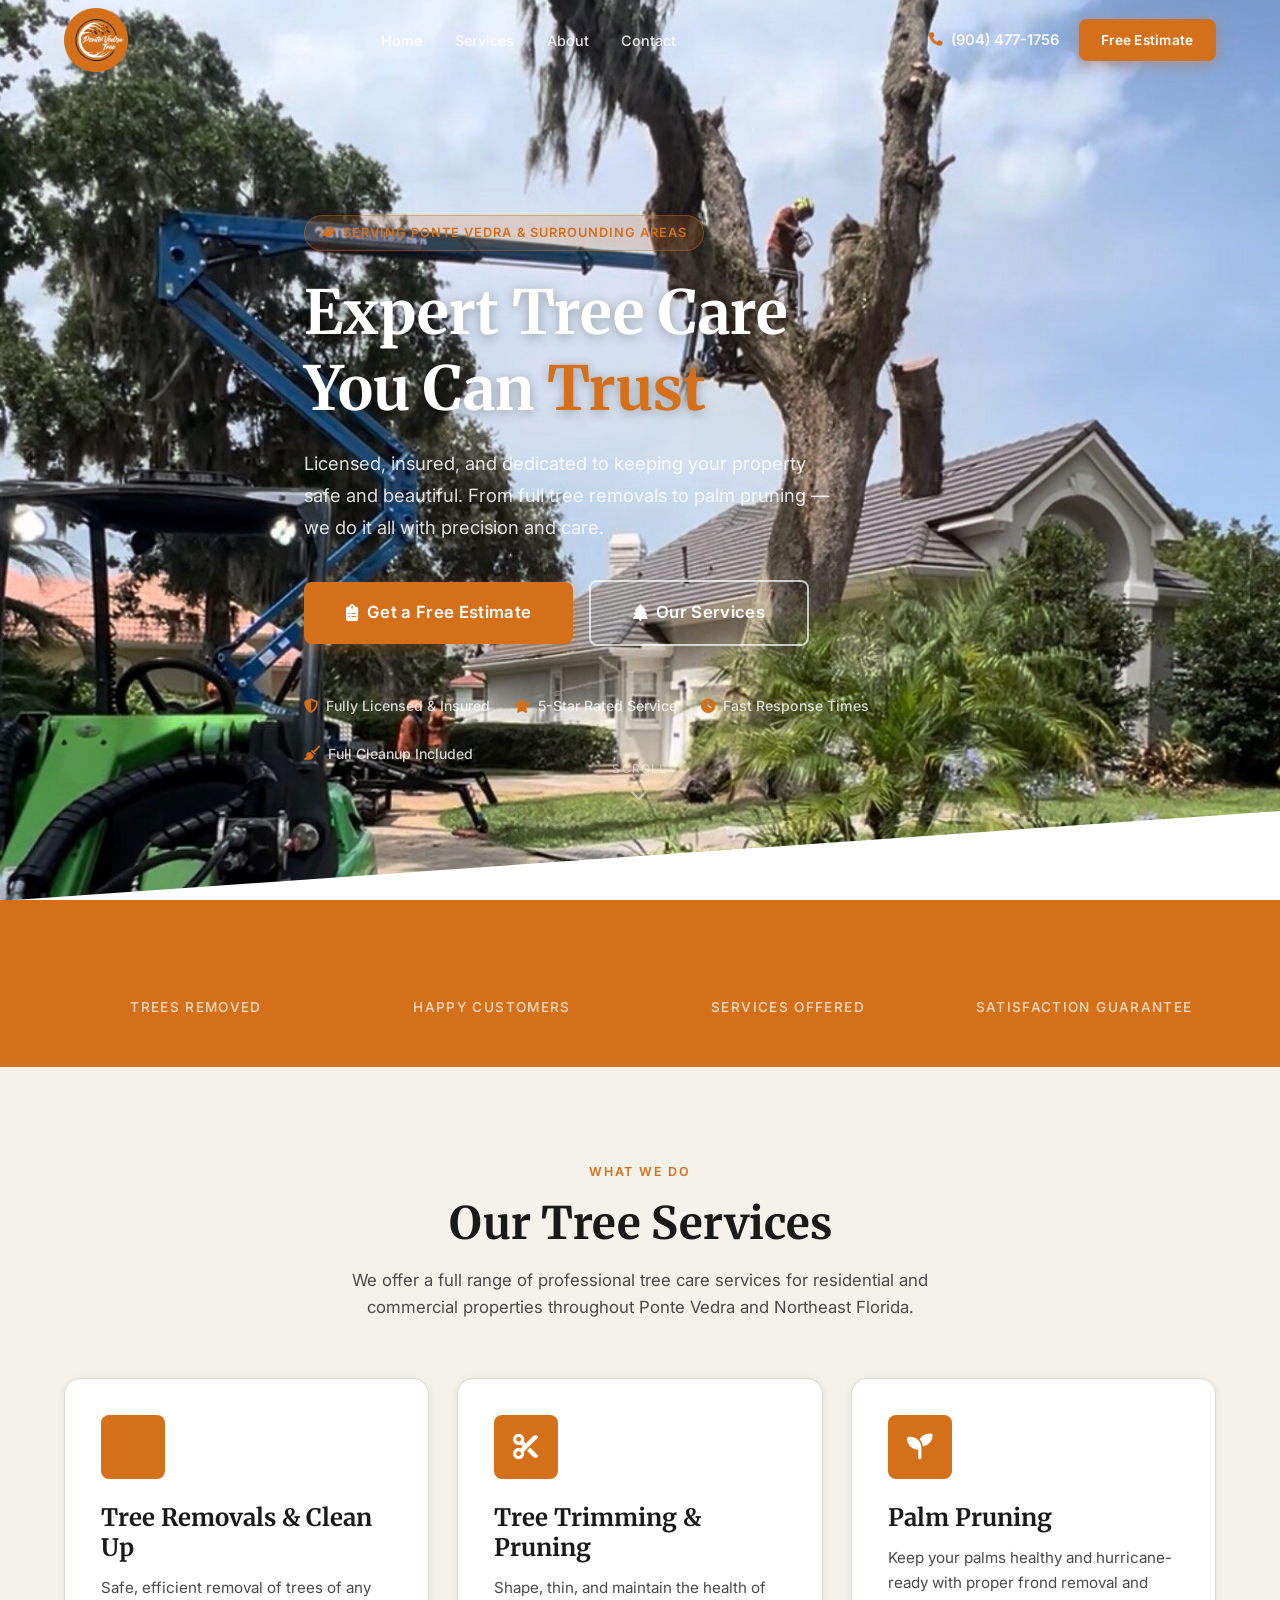
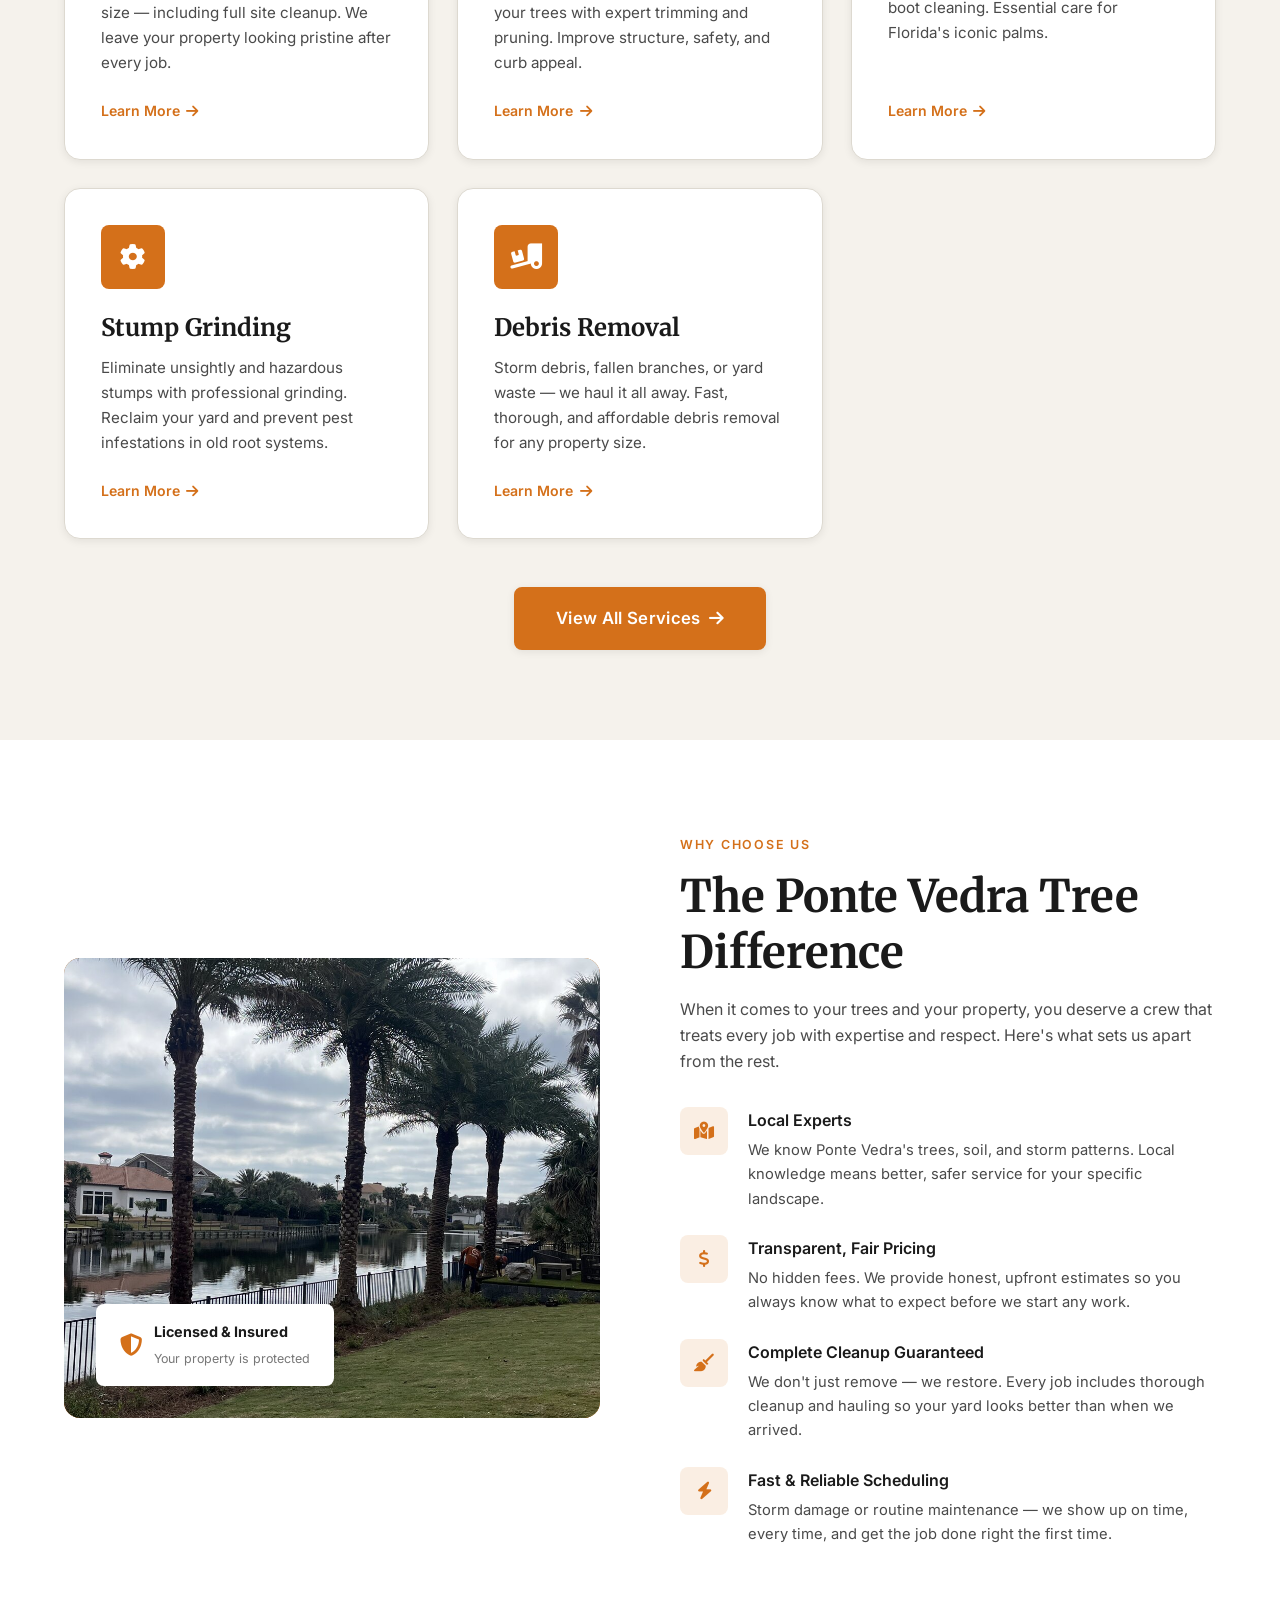
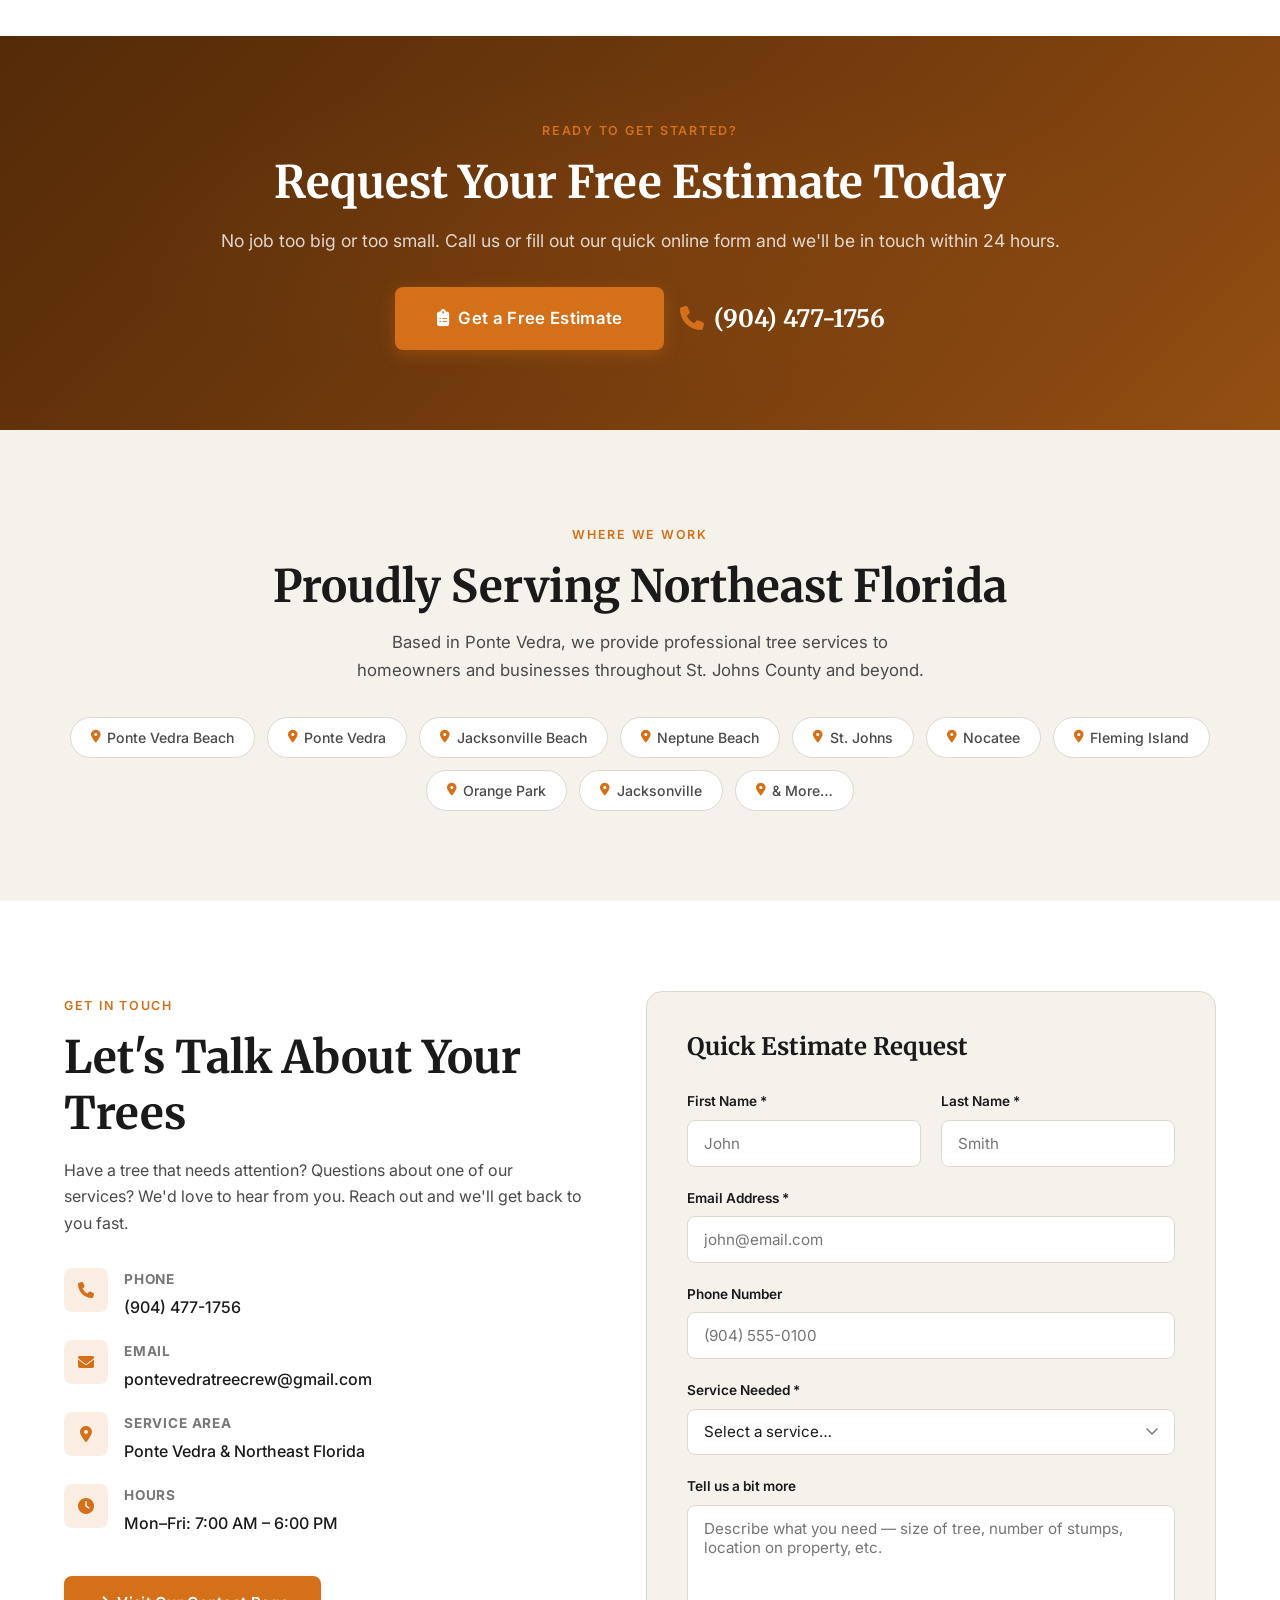
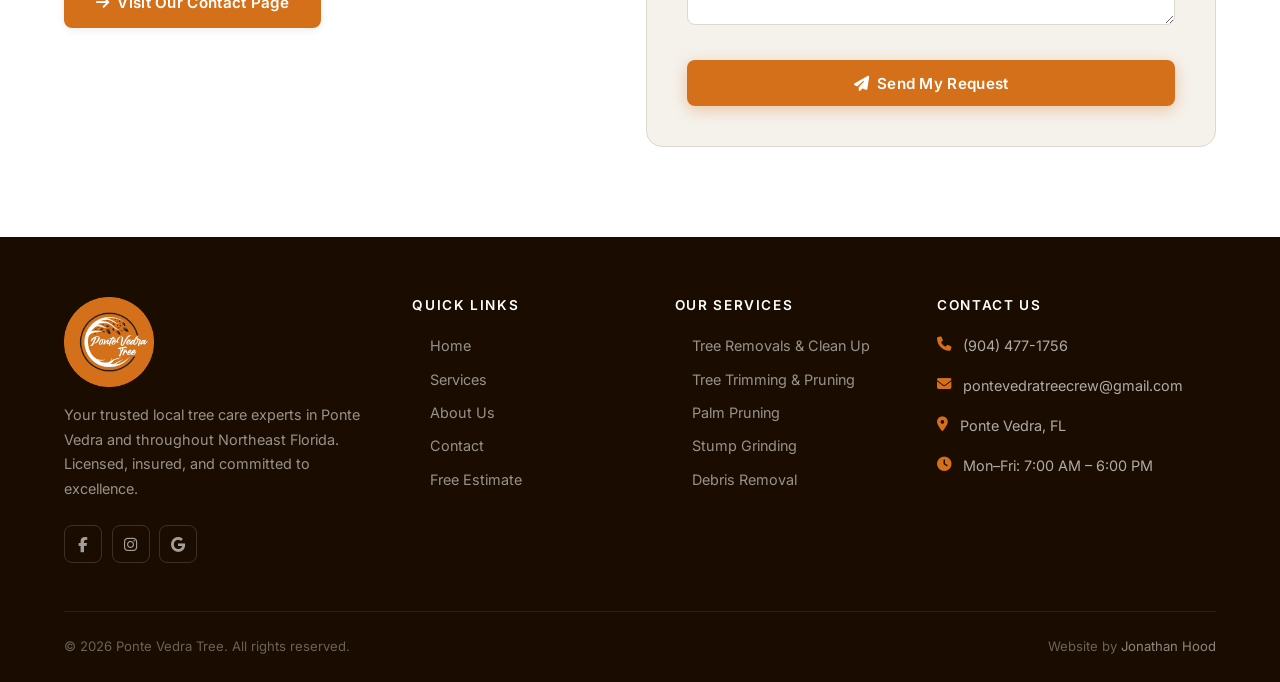
<file: index.html>
<!DOCTYPE html>
<html lang="en">
<head>
  <meta charset="UTF-8" />
  <meta name="viewport" content="width=device-width, initial-scale=1.0" />
  <meta name="description" content="Ponte Vedra Tree – Professional tree removal, trimming, palm pruning, stump grinding, and debris removal services in Ponte Vedra, FL and surrounding areas." />
  <title>Ponte Vedra Tree | Professional Tree Services in Ponte Vedra, FL</title>

  <!-- Fonts -->
  <link rel="preconnect" href="https://fonts.googleapis.com" />
  <link rel="preconnect" href="https://fonts.gstatic.com" crossorigin />
  <link href="https://fonts.googleapis.com/css2?family=Merriweather:wght@300;400;700;900&family=Inter:wght@300;400;500;600;700&display=swap" rel="stylesheet" />
  <!-- Icons -->
  <link rel="stylesheet" href="https://cdnjs.cloudflare.com/ajax/libs/font-awesome/6.4.2/css/all.min.css" />
  <!-- Stylesheet -->
  <link rel="stylesheet" href="css/styles.css" />

  <style>
    /* ---- Homepage-only overrides ---- */
    .nav { background: transparent; }
    .hero-scroll-indicator {
      position: absolute;
      bottom: 6rem;
      left: 50%;
      transform: translateX(-50%);
      display: flex;
      flex-direction: column;
      align-items: center;
      gap: .5rem;
      color: rgba(255,255,255,.5);
      font-size: .75rem;
      letter-spacing: .1em;
      text-transform: uppercase;
      z-index: 2;
      animation: bounce 2s infinite;
    }
    .hero-scroll-indicator i { font-size: 1.1rem; }
    @keyframes bounce {
      0%, 100% { transform: translateX(-50%) translateY(0); }
      50%       { transform: translateX(-50%) translateY(8px); }
    }
  </style>
</head>
<body>

  <!-- ===== NAVIGATION ===== -->
  <nav class="nav" id="main-nav" aria-label="Main navigation">
    <div class="container nav-inner">
      <a href="index.html" class="nav-logo" aria-label="Ponte Vedra Tree – Home">
        <img src="images/logo.png" alt="Ponte Vedra Tree" class="nav-logo-img" />
      </a>

      <ul class="nav-links" role="list">
        <li><a href="index.html" class="active">Home</a></li>
        <li><a href="services.html">Services</a></li>
        <li><a href="about.html">About</a></li>
        <li><a href="contact.html">Contact</a></li>
      </ul>

      <div class="nav-cta">
        <a href="tel:9044771756" class="nav-phone" aria-label="Call us">
          <i class="fa-solid fa-phone"></i>
          (904) 477-1756
        </a>
        <a href="contact.html" class="btn btn-primary btn-sm">Free Estimate</a>
      </div>

      <button class="nav-hamburger" aria-label="Toggle menu" aria-expanded="false">
        <span></span><span></span><span></span>
      </button>
    </div>
  </nav>

  <!-- Mobile nav -->
  <div class="nav-mobile" aria-label="Mobile navigation">
    <a href="index.html">Home</a>
    <a href="services.html">Services</a>
    <a href="about.html">About</a>
    <a href="contact.html">Contact</a>
    <a href="tel:9044771756"><i class="fa-solid fa-phone" style="margin-right:.5rem;color:var(--accent)"></i>(904) 477-1756</a>
    <a href="contact.html" class="btn btn-primary">Get a Free Estimate</a>
  </div>

  <main>
    <!-- ===== HERO ===== -->
    <section class="hero" aria-label="Hero" style="background-image: url('images/tree-removal-3.jpg'); background-size: cover; background-position: center;">
      <div class="container hero-content">
        <div class="hero-badge fade-up">
          <i class="fa-solid fa-leaf"></i>
          Serving Ponte Vedra &amp; Surrounding Areas
        </div>

        <h1 class="fade-up delay-1">
          Expert Tree Care<br />
          You Can <span>Trust</span>
        </h1>

        <p class="fade-up delay-2">
          Licensed, insured, and dedicated to keeping your property safe and beautiful.
          From full tree removals to palm pruning — we do it all with precision and care.
        </p>

        <div class="hero-actions fade-up delay-3">
          <a href="contact.html" class="btn btn-primary btn-lg">
            <i class="fa-solid fa-clipboard-list"></i>
            Get a Free Estimate
          </a>
          <a href="services.html" class="btn btn-outline-white btn-lg">
            <i class="fa-solid fa-tree"></i>
            Our Services
          </a>
        </div>

        <div class="hero-trust fade-up delay-4">
          <div class="trust-item">
            <i class="fa-solid fa-shield-halved"></i>
            <span>Fully Licensed &amp; Insured</span>
          </div>
          <div class="trust-item">
            <i class="fa-solid fa-star"></i>
            <span>5-Star Rated Service</span>
          </div>
          <div class="trust-item">
            <i class="fa-solid fa-clock"></i>
            <span>Fast Response Times</span>
          </div>
          <div class="trust-item">
            <i class="fa-solid fa-broom"></i>
            <span>Full Cleanup Included</span>
          </div>
        </div>
      </div>

      <div class="hero-scroll-indicator" aria-hidden="true">
        <span>Scroll</span>
        <i class="fa-solid fa-chevron-down"></i>
      </div>
    </section>

    <!-- ===== STATS BAR ===== -->
    <section class="stats-bar" aria-label="Statistics">
      <div class="container">
        <div class="stats-grid">
          <div class="stat-item fade-up">
            <span class="stat-num" data-target="500" data-suffix="+">500+</span>
            <span class="stat-label">Trees Removed</span>
          </div>
          <div class="stat-item fade-up delay-1">
            <span class="stat-num" data-target="300" data-suffix="+">300+</span>
            <span class="stat-label">Happy Customers</span>
          </div>
          <div class="stat-item fade-up delay-2">
            <span class="stat-num" data-target="5">5</span>
            <span class="stat-label">Services Offered</span>
          </div>
          <div class="stat-item fade-up delay-3">
            <span class="stat-num" data-target="100" data-suffix="%">100%</span>
            <span class="stat-label">Satisfaction Guarantee</span>
          </div>
        </div>
      </div>
    </section>

    <!-- ===== SERVICES OVERVIEW ===== -->
    <section class="services-section" id="services" aria-label="Our Services">
      <div class="container">
        <div class="services-header">
          <span class="section-label">What We Do</span>
          <h2 class="section-heading">Our Tree Services</h2>
          <p class="section-sub">
            We offer a full range of professional tree care services for residential and
            commercial properties throughout Ponte Vedra and Northeast Florida.
          </p>
        </div>

        <div class="services-grid">
          <!-- Card 1 -->
          <article class="service-card fade-up">
            <div class="service-icon"><i class="fa-solid fa-chainsaw"></i></div>
            <h3>Tree Removals &amp; Clean Up</h3>
            <p>Safe, efficient removal of trees of any size — including full site cleanup. We leave your property looking pristine after every job.</p>
            <a href="services.html#tree-removal" class="service-link">Learn More <i class="fa-solid fa-arrow-right"></i></a>
          </article>

          <!-- Card 2 -->
          <article class="service-card fade-up delay-1">
            <div class="service-icon"><i class="fa-solid fa-scissors"></i></div>
            <h3>Tree Trimming &amp; Pruning</h3>
            <p>Shape, thin, and maintain the health of your trees with expert trimming and pruning. Improve structure, safety, and curb appeal.</p>
            <a href="services.html#tree-trimming" class="service-link">Learn More <i class="fa-solid fa-arrow-right"></i></a>
          </article>

          <!-- Card 3 -->
          <article class="service-card fade-up delay-2">
            <div class="service-icon"><i class="fa-solid fa-seedling"></i></div>
            <h3>Palm Pruning</h3>
            <p>Keep your palms healthy and hurricane-ready with proper frond removal and boot cleaning. Essential care for Florida's iconic palms.</p>
            <a href="services.html#palm-pruning" class="service-link">Learn More <i class="fa-solid fa-arrow-right"></i></a>
          </article>

          <!-- Card 4 -->
          <article class="service-card fade-up delay-1">
            <div class="service-icon"><i class="fa-solid fa-gear"></i></div>
            <h3>Stump Grinding</h3>
            <p>Eliminate unsightly and hazardous stumps with professional grinding. Reclaim your yard and prevent pest infestations in old root systems.</p>
            <a href="services.html#stump-grinding" class="service-link">Learn More <i class="fa-solid fa-arrow-right"></i></a>
          </article>

          <!-- Card 5 -->
          <article class="service-card fade-up delay-2">
            <div class="service-icon"><i class="fa-solid fa-truck-ramp-box"></i></div>
            <h3>Debris Removal</h3>
            <p>Storm debris, fallen branches, or yard waste — we haul it all away. Fast, thorough, and affordable debris removal for any property size.</p>
            <a href="services.html#debris-removal" class="service-link">Learn More <i class="fa-solid fa-arrow-right"></i></a>
          </article>
        </div>

        <div class="text-center mt-4 fade-up">
          <a href="services.html" class="btn btn-green btn-lg" style="margin-top:1rem">
            View All Services <i class="fa-solid fa-arrow-right"></i>
          </a>
        </div>
      </div>
    </section>

    <!-- ===== WHY CHOOSE US ===== -->
    <section class="why-section" id="why-us" aria-label="Why Choose Us">
      <div class="container why-inner">
        <!-- Visual side -->
        <div class="why-visual fade-up">
          <img src="images/palm-pruning-4.jpg" alt="Ponte Vedra Tree crew at work" style="width:100%;height:100%;object-fit:cover;position:absolute;top:0;left:0;" />
          <div class="why-badge">
            <i class="fa-solid fa-shield-halved"></i>
            <div>
              <strong>Licensed &amp; Insured</strong>
              <span>Your property is protected</span>
            </div>
          </div>
        </div>

        <!-- Content side -->
        <div class="why-content">
          <span class="section-label">Why Choose Us</span>
          <h2 class="section-heading">The Ponte Vedra Tree Difference</h2>
          <p>When it comes to your trees and your property, you deserve a crew that treats every job with expertise and respect. Here's what sets us apart from the rest.</p>

          <ul class="why-list">
            <li class="why-item fade-up delay-1">
              <div class="why-icon"><i class="fa-solid fa-map-location-dot"></i></div>
              <div class="why-text">
                <strong>Local Experts</strong>
                <p>We know Ponte Vedra's trees, soil, and storm patterns. Local knowledge means better, safer service for your specific landscape.</p>
              </div>
            </li>
            <li class="why-item fade-up delay-2">
              <div class="why-icon"><i class="fa-solid fa-dollar-sign"></i></div>
              <div class="why-text">
                <strong>Transparent, Fair Pricing</strong>
                <p>No hidden fees. We provide honest, upfront estimates so you always know what to expect before we start any work.</p>
              </div>
            </li>
            <li class="why-item fade-up delay-3">
              <div class="why-icon"><i class="fa-solid fa-broom"></i></div>
              <div class="why-text">
                <strong>Complete Cleanup Guaranteed</strong>
                <p>We don't just remove — we restore. Every job includes thorough cleanup and hauling so your yard looks better than when we arrived.</p>
              </div>
            </li>
            <li class="why-item fade-up delay-4">
              <div class="why-icon"><i class="fa-solid fa-bolt"></i></div>
              <div class="why-text">
                <strong>Fast &amp; Reliable Scheduling</strong>
                <p>Storm damage or routine maintenance — we show up on time, every time, and get the job done right the first time.</p>
              </div>
            </li>
          </ul>
        </div>
      </div>
    </section>

    <!-- ===== CTA BANNER ===== -->
    <section class="cta-banner" aria-label="Call to action">
      <div class="container">
        <span class="section-label" style="color:var(--accent)">Ready to Get Started?</span>
        <h2 class="fade-up">Request Your Free Estimate Today</h2>
        <p class="fade-up delay-1">
          No job too big or too small. Call us or fill out our quick online form and we'll be in touch within 24 hours.
        </p>
        <div class="cta-actions fade-up delay-2">
          <a href="contact.html" class="btn btn-primary btn-lg">
            <i class="fa-solid fa-clipboard-list"></i>
            Get a Free Estimate
          </a>
          <a href="tel:9044771756" class="cta-phone">
            <i class="fa-solid fa-phone"></i>
            (904) 477-1756
          </a>
        </div>
      </div>
    </section>

    <!-- ===== SERVICE AREA ===== -->
    <section class="area-section" aria-label="Service Area">
      <div class="container">
        <span class="section-label">Where We Work</span>
        <h2 class="section-heading fade-up">Proudly Serving Northeast Florida</h2>
        <p class="section-sub fade-up delay-1" style="margin:0 auto">
          Based in Ponte Vedra, we provide professional tree services to homeowners and businesses throughout St. Johns County and beyond.
        </p>
        <div class="area-tags fade-up delay-2">
          <span class="area-tag"><i class="fa-solid fa-location-dot"></i> Ponte Vedra Beach</span>
          <span class="area-tag"><i class="fa-solid fa-location-dot"></i> Ponte Vedra</span>
          <span class="area-tag"><i class="fa-solid fa-location-dot"></i> Jacksonville Beach</span>
          <span class="area-tag"><i class="fa-solid fa-location-dot"></i> Neptune Beach</span>
          <span class="area-tag"><i class="fa-solid fa-location-dot"></i> St. Johns</span>
          <span class="area-tag"><i class="fa-solid fa-location-dot"></i> Nocatee</span>
          <span class="area-tag"><i class="fa-solid fa-location-dot"></i> Fleming Island</span>
          <span class="area-tag"><i class="fa-solid fa-location-dot"></i> Orange Park</span>
          <span class="area-tag"><i class="fa-solid fa-location-dot"></i> Jacksonville</span>
          <span class="area-tag"><i class="fa-solid fa-location-dot"></i> &amp; More…</span>
        </div>
      </div>
    </section>

    <!-- ===== CONTACT SNIPPET ===== -->
    <section class="contact-section" id="contact" aria-label="Contact Us">
      <div class="container contact-grid">
        <!-- Info -->
        <div class="contact-info fade-up">
          <span class="section-label">Get In Touch</span>
          <h2 class="section-heading">Let's Talk About Your Trees</h2>
          <p>Have a tree that needs attention? Questions about one of our services? We'd love to hear from you. Reach out and we'll get back to you fast.</p>

          <div class="contact-details">
            <div class="contact-item">
              <div class="contact-item-icon"><i class="fa-solid fa-phone"></i></div>
              <div>
                <strong>Phone</strong>
                <a href="tel:9044771756">(904) 477-1756</a>
              </div>
            </div>
            <div class="contact-item">
              <div class="contact-item-icon"><i class="fa-solid fa-envelope"></i></div>
              <div>
                <strong>Email</strong>
                <a href="mailto:pontevedratreecrew@gmail.com">pontevedratreecrew@gmail.com</a>
              </div>
            </div>
            <div class="contact-item">
              <div class="contact-item-icon"><i class="fa-solid fa-location-dot"></i></div>
              <div>
                <strong>Service Area</strong>
                <span>Ponte Vedra &amp; Northeast Florida</span>
              </div>
            </div>
            <div class="contact-item">
              <div class="contact-item-icon"><i class="fa-solid fa-clock"></i></div>
              <div>
                <strong>Hours</strong>
                <span>Mon–Fri: 7:00 AM – 6:00 PM</span>
              </div>
            </div>
          </div>

          <a href="contact.html" class="btn btn-green">
            <i class="fa-solid fa-arrow-right"></i>
            Visit Our Contact Page
          </a>
        </div>

        <!-- Quick Form -->
        <div class="contact-form fade-up delay-2">
          <h3>Quick Estimate Request</h3>
          <form id="contact-form" novalidate>
            <div class="form-row">
              <div class="form-group">
                <label for="first-name">First Name *</label>
                <input type="text" id="first-name" name="first-name" placeholder="John" required />
              </div>
              <div class="form-group">
                <label for="last-name">Last Name *</label>
                <input type="text" id="last-name" name="last-name" placeholder="Smith" required />
              </div>
            </div>
            <div class="form-group">
              <label for="email">Email Address *</label>
              <input type="email" id="email" name="email" placeholder="john@email.com" required />
            </div>
            <div class="form-group">
              <label for="phone-num">Phone Number</label>
              <input type="tel" id="phone-num" name="phone" placeholder="(904) 555-0100" />
            </div>
            <div class="form-group">
              <label for="service">Service Needed *</label>
              <select id="service" name="service" required>
                <option value="" disabled selected>Select a service…</option>
                <option>Tree Removals &amp; Clean Up</option>
                <option>Tree Trimming &amp; Pruning</option>
                <option>Palm Pruning</option>
                <option>Stump Grinding</option>
                <option>Debris Removal</option>
                <option>Multiple / Not Sure</option>
              </select>
            </div>
            <div class="form-group">
              <label for="message">Tell us a bit more</label>
              <textarea id="message" name="message" placeholder="Describe what you need — size of tree, number of stumps, location on property, etc."></textarea>
            </div>
            <button type="submit" class="btn btn-primary form-submit">
              <i class="fa-solid fa-paper-plane"></i>
              Send My Request
            </button>
          </form>
          <div id="form-success" class="form-success">
            <i class="fa-solid fa-circle-check" style="color:var(--primary)"></i>
            <h3>Request Sent!</h3>
            <p>Thank you! We'll get back to you within 24 hours with your free estimate.</p>
          </div>
        </div>
      </div>
    </section>
  </main>

  <!-- ===== FOOTER ===== -->
  <footer class="footer" aria-label="Site footer">
    <div class="container">
      <div class="footer-grid">
        <!-- Brand -->
        <div class="footer-brand">
          <img src="images/logo.png" alt="Ponte Vedra Tree Logo" class="footer-logo-img" />
          <p>Your trusted local tree care experts in Ponte Vedra and throughout Northeast Florida. Licensed, insured, and committed to excellence.</p>
          <div class="footer-social">
            <a href="#" class="social-link" aria-label="Facebook"><i class="fa-brands fa-facebook-f"></i></a>
            <a href="#" class="social-link" aria-label="Instagram"><i class="fa-brands fa-instagram"></i></a>
            <a href="#" class="social-link" aria-label="Google Business"><i class="fa-brands fa-google"></i></a>
          </div>
        </div>

        <!-- Quick Links -->
        <div>
          <h4>Quick Links</h4>
          <ul class="footer-links">
            <li><a href="index.html">Home</a></li>
            <li><a href="services.html">Services</a></li>
            <li><a href="about.html">About Us</a></li>
            <li><a href="contact.html">Contact</a></li>
            <li><a href="contact.html">Free Estimate</a></li>
          </ul>
        </div>

        <!-- Services -->
        <div>
          <h4>Our Services</h4>
          <ul class="footer-links">
            <li><a href="services.html#tree-removal">Tree Removals &amp; Clean Up</a></li>
            <li><a href="services.html#tree-trimming">Tree Trimming &amp; Pruning</a></li>
            <li><a href="services.html#palm-pruning">Palm Pruning</a></li>
            <li><a href="services.html#stump-grinding">Stump Grinding</a></li>
            <li><a href="services.html#debris-removal">Debris Removal</a></li>
          </ul>
        </div>

        <!-- Contact -->
        <div>
          <h4>Contact Us</h4>
          <ul class="footer-contact-list">
            <li class="footer-contact-item">
              <i class="fa-solid fa-phone"></i>
              <a href="tel:9044771756">(904) 477-1756</a>
            </li>
            <li class="footer-contact-item">
              <i class="fa-solid fa-envelope"></i>
              <a href="mailto:pontevedratreecrew@gmail.com">pontevedratreecrew@gmail.com</a>
            </li>
            <li class="footer-contact-item">
              <i class="fa-solid fa-location-dot"></i>
              <span>Ponte Vedra, FL</span>
            </li>
            <li class="footer-contact-item">
              <i class="fa-solid fa-clock"></i>
              <span>Mon–Fri: 7:00 AM – 6:00 PM</span>
            </li>
          </ul>
        </div>
      </div>

      <div class="footer-bottom">
        <p>&copy; 2026 Ponte Vedra Tree. All rights reserved.</p>
        <p>Website by <a href="mailto:hoodjonathand@gmail.com">Jonathan Hood</a></p>
      </div>
    </div>
  </footer>

  <!-- Back to top -->
  <button class="back-to-top btn btn-primary" aria-label="Back to top" style="position:fixed;bottom:2rem;right:2rem;width:48px;height:48px;border-radius:50%;padding:0;display:flex;align-items:center;justify-content:center;opacity:0;transition:opacity .3s,transform .3s;z-index:999;">
    <i class="fa-solid fa-chevron-up"></i>
  </button>

  <script src="js/main.js"></script>
</body>
</html>
</file>
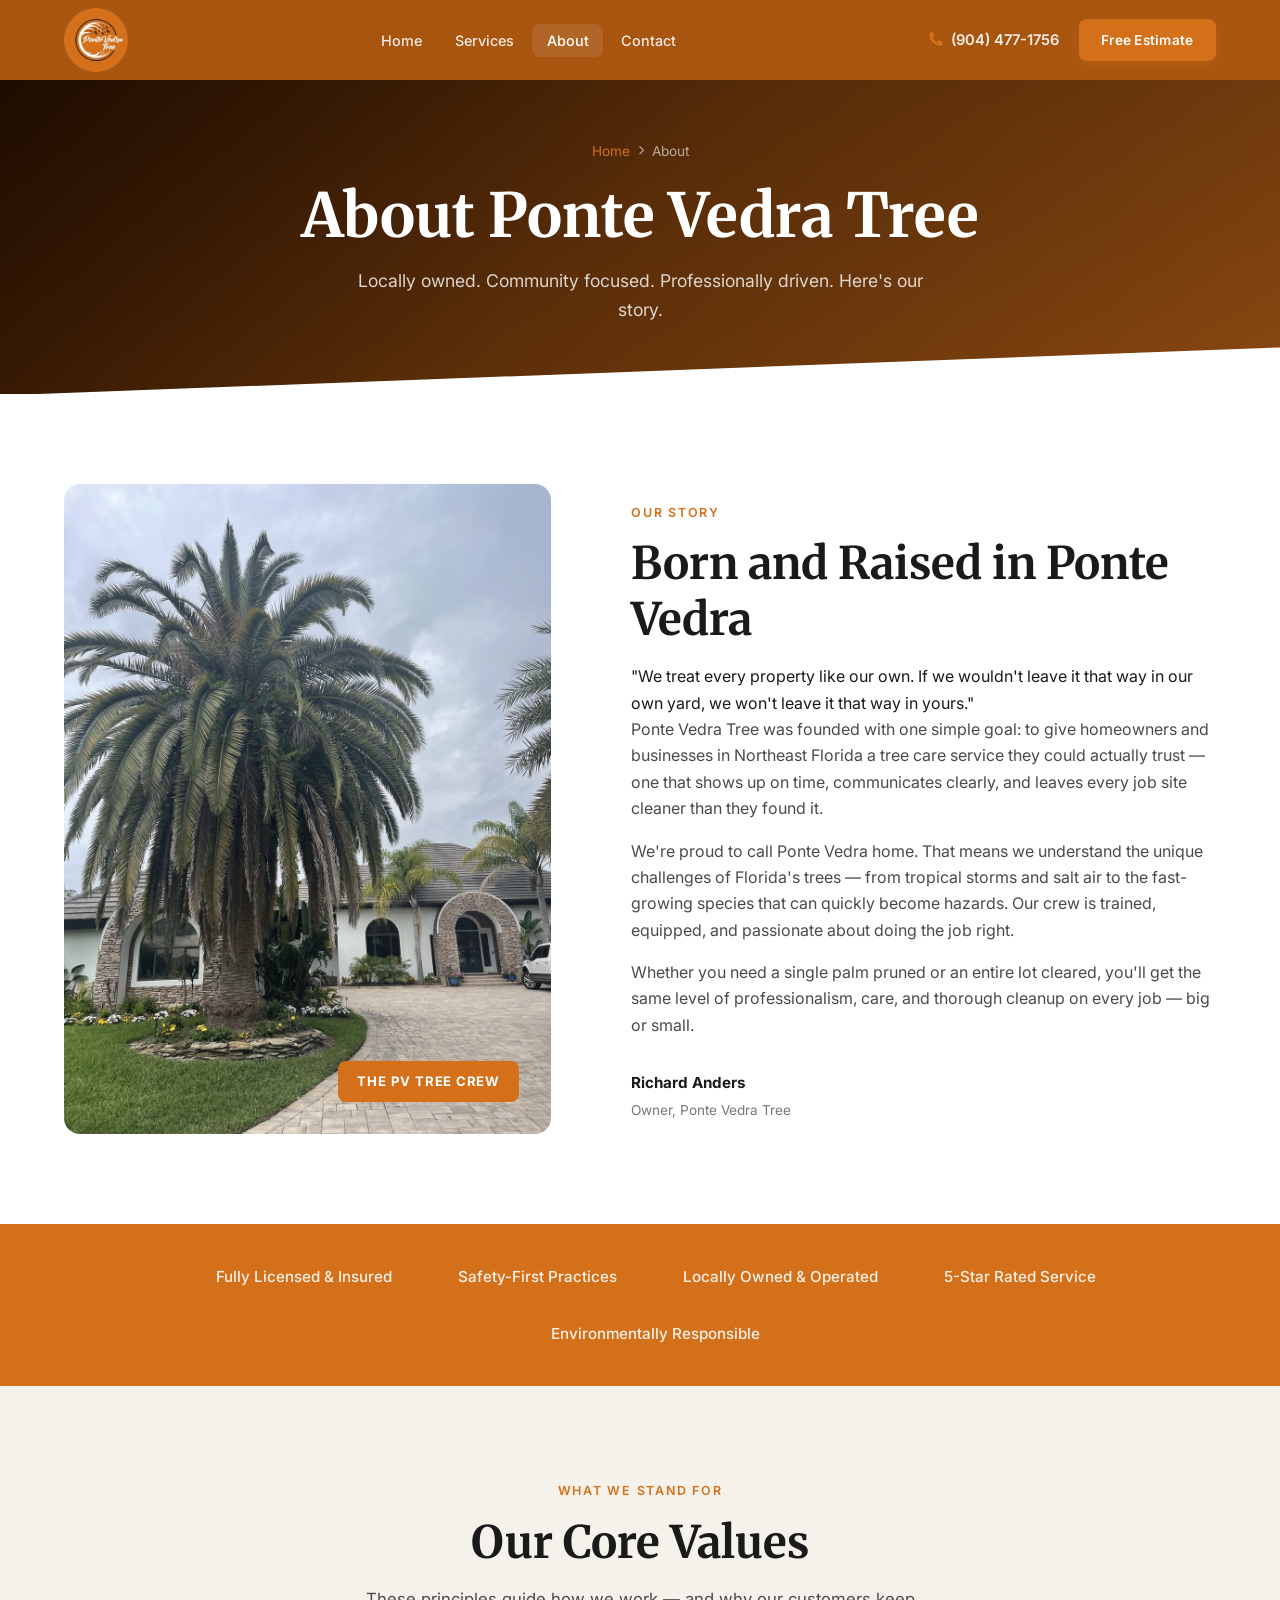
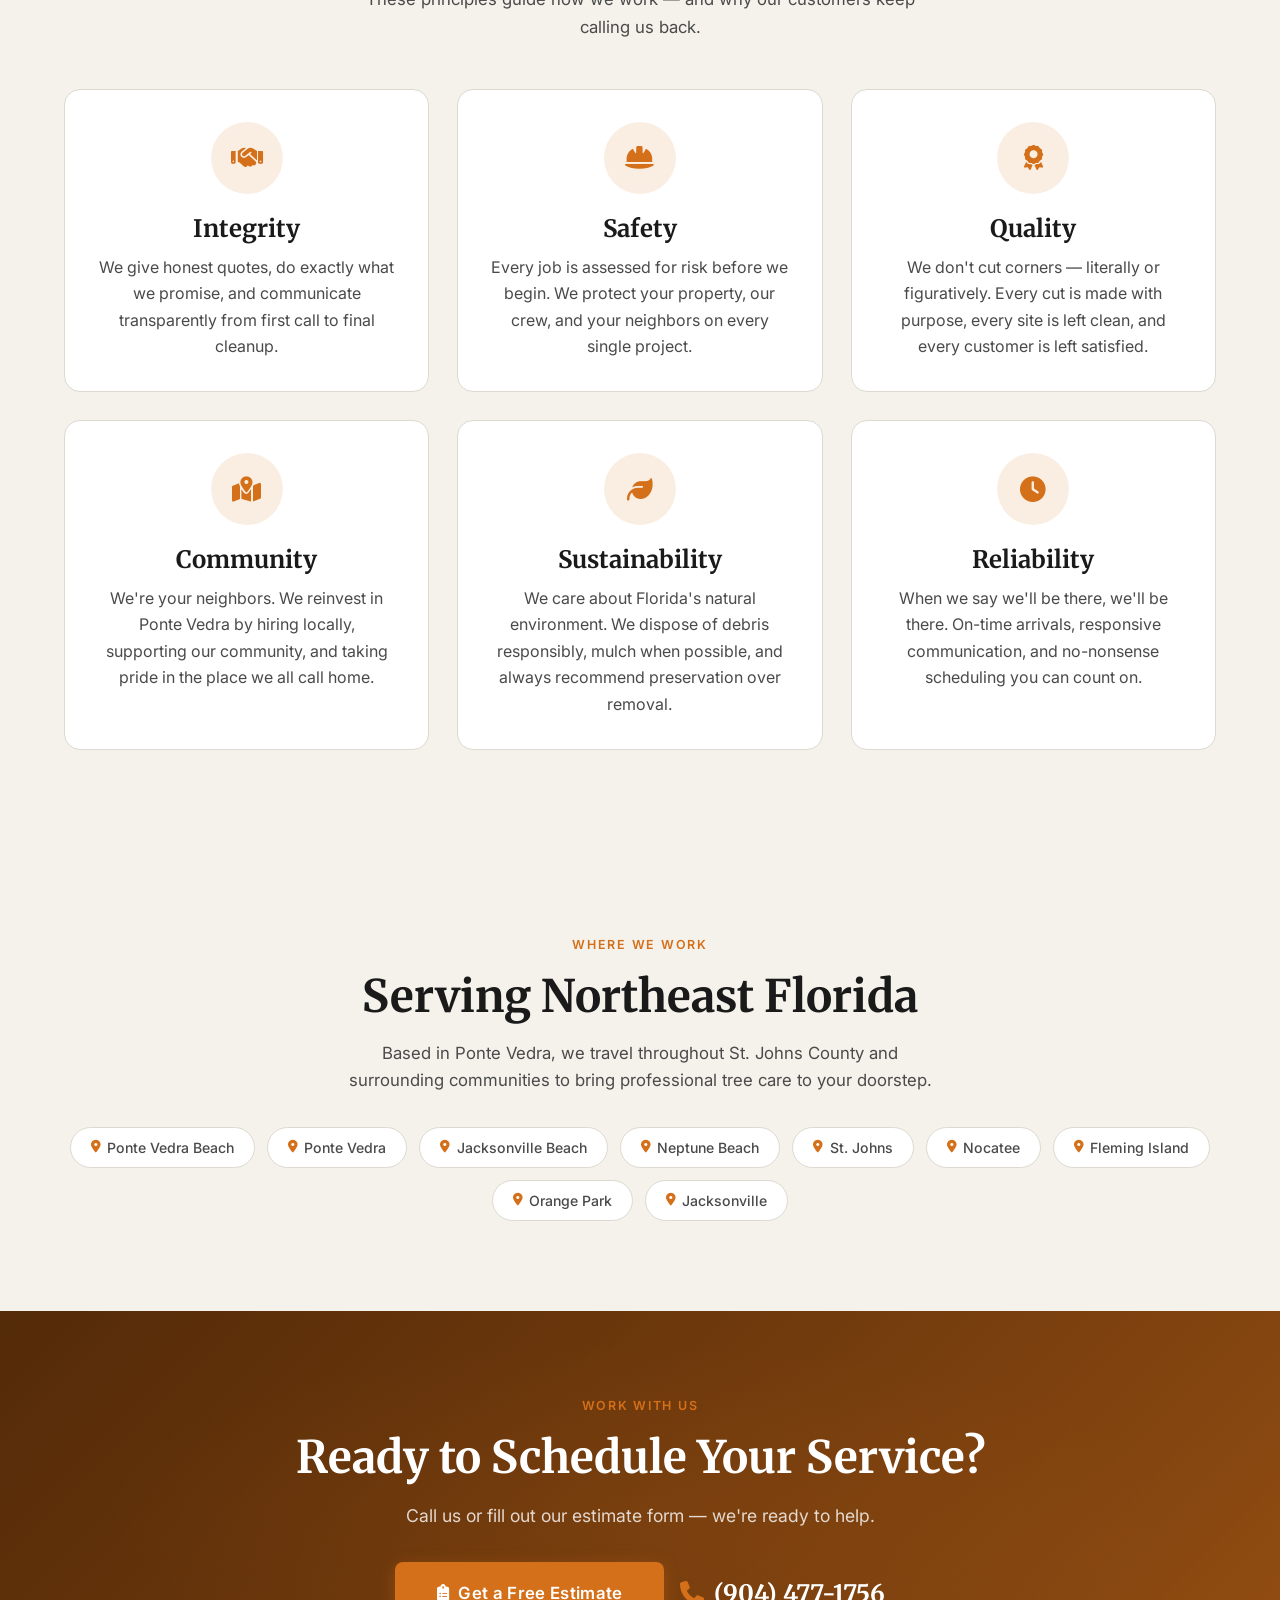
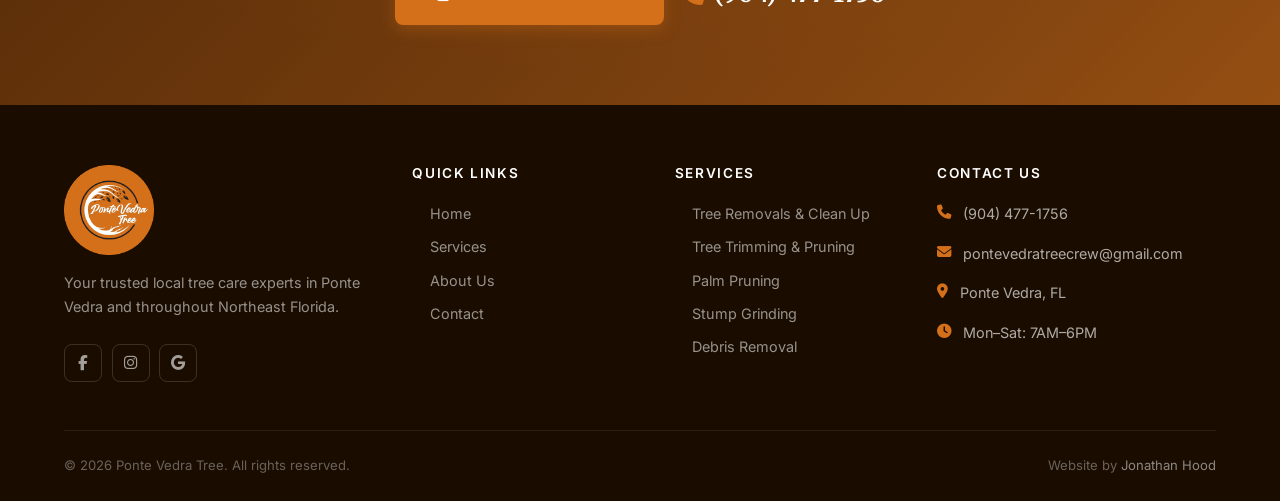
<file: about.html>
<!DOCTYPE html>
<html lang="en">
<head>
  <meta charset="UTF-8" />
  <meta name="viewport" content="width=device-width, initial-scale=1.0" />
  <meta name="description" content="Learn about Ponte Vedra Tree — locally owned, professional tree services in Ponte Vedra, FL and Northeast Florida." />
  <title>About Us | Ponte Vedra Tree</title>

  <link rel="preconnect" href="https://fonts.googleapis.com" />
  <link rel="preconnect" href="https://fonts.gstatic.com" crossorigin />
  <link href="https://fonts.googleapis.com/css2?family=Merriweather:wght@300;400;700;900&family=Inter:wght@300;400;500;600;700&display=swap" rel="stylesheet" />
  <link rel="stylesheet" href="https://cdnjs.cloudflare.com/ajax/libs/font-awesome/6.4.2/css/all.min.css" />
  <link rel="stylesheet" href="css/styles.css" />

  <style>
    .nav { background: var(--primary-dark); }
    .page-hero::after { background: var(--bg-white); }

    /* Founder card */
    .founder-section { background: var(--bg-white); padding: 90px 0; }
    .founder-inner {
      display: grid;
      grid-template-columns: 1fr 1.2fr;
      gap: 5rem;
      align-items: center;
    }
    .founder-photo {
      border-radius: var(--radius-lg);
      overflow: hidden;
      min-height: 480px;
      background: linear-gradient(135deg, #1B3D22, #2A5C34, #3D8B47);
      display: flex;
      align-items: center;
      justify-content: center;
      position: relative;
    }
    .founder-photo-badge {
      position: absolute;
      bottom: 2rem;
      right: 2rem;
      background: var(--accent);
      color: #fff;
      padding: .6rem 1.2rem;
      border-radius: var(--radius);
      font-size: .82rem;
      font-weight: 700;
      letter-spacing: .06em;
      text-transform: uppercase;
    }
    .founder-content blockquote {
      font-family: 'Merriweather', serif;
      font-size: 1.2rem;
      font-style: italic;
      color: var(--primary);
      border-left: 4px solid var(--accent);
      padding-left: 1.25rem;
      margin: 1.5rem 0 2rem;
      line-height: 1.65;
    }
    .founder-name { font-weight: 700; color: var(--text-dark); font-size: .95rem; }
    .founder-title { color: var(--text-light); font-size: .85rem; margin-top: .2rem; }

    /* License badge row */
    .credentials-bar {
      background: var(--primary);
      padding: 40px 0;
    }
    .credentials-grid {
      display: flex;
      flex-wrap: wrap;
      gap: 2rem;
      justify-content: center;
      align-items: center;
    }
    .cred-item {
      display: flex;
      align-items: center;
      gap: .75rem;
      color: rgba(255,255,255,.9);
      font-size: .95rem;
      font-weight: 500;
    }
    .cred-item i { color: var(--accent); font-size: 1.2rem; }

    @media (max-width: 768px) {
      .founder-inner { grid-template-columns: 1fr; gap: 2rem; }
      .founder-photo { min-height: 280px; }
      .credentials-grid { flex-direction: column; align-items: flex-start; padding: 0 24px; }
    }
  </style>
</head>
<body>

  <!-- ===== NAVIGATION ===== -->
  <nav class="nav scrolled" id="main-nav" aria-label="Main navigation">
    <div class="container nav-inner">
      <a href="index.html" class="nav-logo">
        <img src="images/logo.png" alt="Ponte Vedra Tree" class="nav-logo-img" />
      </a>
      <ul class="nav-links" role="list">
        <li><a href="index.html">Home</a></li>
        <li><a href="services.html">Services</a></li>
        <li><a href="about.html" class="active">About</a></li>
        <li><a href="contact.html">Contact</a></li>
      </ul>
      <div class="nav-cta">
        <a href="tel:9044771756" class="nav-phone"><i class="fa-solid fa-phone"></i>(904) 477-1756</a>
        <a href="contact.html" class="btn btn-primary btn-sm">Free Estimate</a>
      </div>
      <button class="nav-hamburger" aria-label="Toggle menu" aria-expanded="false">
        <span></span><span></span><span></span>
      </button>
    </div>
  </nav>
  <div class="nav-mobile" aria-label="Mobile navigation">
    <a href="index.html">Home</a>
    <a href="services.html">Services</a>
    <a href="about.html">About</a>
    <a href="contact.html">Contact</a>
    <a href="tel:9044771756"><i class="fa-solid fa-phone" style="margin-right:.5rem;color:var(--accent)"></i>(904) 477-1756</a>
    <a href="contact.html" class="btn btn-primary">Get a Free Estimate</a>
  </div>

  <main>
    <!-- ===== PAGE HERO ===== -->
    <header class="page-hero">
      <div class="container">
        <nav class="breadcrumb" aria-label="Breadcrumb">
          <a href="index.html">Home</a>
          <i class="fa-solid fa-chevron-right"></i>
          <span>About</span>
        </nav>
        <h1>About Ponte Vedra Tree</h1>
        <p>Locally owned. Community focused. Professionally driven. Here's our story.</p>
      </div>
    </header>

    <!-- ===== OUR STORY ===== -->
    <section class="founder-section" aria-label="Our Story">
      <div class="container founder-inner">
        <!-- Photo -->
        <div class="founder-photo fade-up">
          <img src="images/palm-pruning-1.jpg" alt="The Ponte Vedra Tree crew" style="width:100%;height:100%;object-fit:cover;" />
          <div class="founder-photo-badge">The PV Tree Crew</div>
        </div>

        <!-- Content -->
        <div class="fade-up delay-2">
          <span class="section-label">Our Story</span>
          <h2 class="section-heading">Born and Raised in Ponte Vedra</h2>
          <blockquote>
            "We treat every property like our own. If we wouldn't leave it that way in our own yard, we won't leave it that way in yours."
          </blockquote>
          <p>
            Ponte Vedra Tree was founded with one simple goal: to give homeowners and businesses in
            Northeast Florida a tree care service they could actually trust — one that shows up on time,
            communicates clearly, and leaves every job site cleaner than they found it.
          </p>
          <p style="margin-top:1rem">
            We're proud to call Ponte Vedra home. That means we understand the unique challenges of
            Florida's trees — from tropical storms and salt air to the fast-growing species that can
            quickly become hazards. Our crew is trained, equipped, and passionate about doing the job right.
          </p>
          <p style="margin-top:1rem">
            Whether you need a single palm pruned or an entire lot cleared, you'll get the same level of
            professionalism, care, and thorough cleanup on every job — big or small.
          </p>
          <div class="mt-4">
            <p class="founder-name">Richard Anders</p>
            <p class="founder-title">Owner, Ponte Vedra Tree</p>
          </div>
        </div>
      </div>
    </section>

    <!-- ===== CREDENTIALS BAR ===== -->
    <div class="credentials-bar">
      <div class="container">
        <div class="credentials-grid">
          <div class="cred-item"><i class="fa-solid fa-shield-halved"></i> Fully Licensed &amp; Insured</div>
          <div class="cred-item"><i class="fa-solid fa-helmet-safety"></i> Safety-First Practices</div>
          <div class="cred-item"><i class="fa-solid fa-map-location-dot"></i> Locally Owned &amp; Operated</div>
          <div class="cred-item"><i class="fa-solid fa-star"></i> 5-Star Rated Service</div>
          <div class="cred-item"><i class="fa-solid fa-recycle"></i> Environmentally Responsible</div>
        </div>
      </div>
    </div>

    <!-- ===== OUR VALUES ===== -->
    <section class="values-section" aria-label="Our Values">
      <div class="container text-center">
        <span class="section-label">What We Stand For</span>
        <h2 class="section-heading fade-up">Our Core Values</h2>
        <p class="section-sub fade-up delay-1" style="margin:0 auto">
          These principles guide how we work — and why our customers keep calling us back.
        </p>
        <div class="values-grid">
          <article class="value-card fade-up">
            <div class="value-icon"><i class="fa-solid fa-handshake"></i></div>
            <h3>Integrity</h3>
            <p>We give honest quotes, do exactly what we promise, and communicate transparently from first call to final cleanup.</p>
          </article>
          <article class="value-card fade-up delay-1">
            <div class="value-icon"><i class="fa-solid fa-helmet-safety"></i></div>
            <h3>Safety</h3>
            <p>Every job is assessed for risk before we begin. We protect your property, our crew, and your neighbors on every single project.</p>
          </article>
          <article class="value-card fade-up delay-2">
            <div class="value-icon"><i class="fa-solid fa-award"></i></div>
            <h3>Quality</h3>
            <p>We don't cut corners — literally or figuratively. Every cut is made with purpose, every site is left clean, and every customer is left satisfied.</p>
          </article>
          <article class="value-card fade-up">
            <div class="value-icon"><i class="fa-solid fa-map-location-dot"></i></div>
            <h3>Community</h3>
            <p>We're your neighbors. We reinvest in Ponte Vedra by hiring locally, supporting our community, and taking pride in the place we all call home.</p>
          </article>
          <article class="value-card fade-up delay-1">
            <div class="value-icon"><i class="fa-solid fa-leaf"></i></div>
            <h3>Sustainability</h3>
            <p>We care about Florida's natural environment. We dispose of debris responsibly, mulch when possible, and always recommend preservation over removal.</p>
          </article>
          <article class="value-card fade-up delay-2">
            <div class="value-icon"><i class="fa-solid fa-clock"></i></div>
            <h3>Reliability</h3>
            <p>When we say we'll be there, we'll be there. On-time arrivals, responsive communication, and no-nonsense scheduling you can count on.</p>
          </article>
        </div>
      </div>
    </section>

    <!-- ===== SERVICE AREA ===== -->
    <section class="area-section" aria-label="Service Area">
      <div class="container">
        <span class="section-label">Where We Work</span>
        <h2 class="section-heading fade-up">Serving Northeast Florida</h2>
        <p class="section-sub fade-up delay-1" style="margin:0 auto">
          Based in Ponte Vedra, we travel throughout St. Johns County and surrounding communities to bring professional tree care to your doorstep.
        </p>
        <div class="area-tags fade-up delay-2">
          <span class="area-tag"><i class="fa-solid fa-location-dot"></i> Ponte Vedra Beach</span>
          <span class="area-tag"><i class="fa-solid fa-location-dot"></i> Ponte Vedra</span>
          <span class="area-tag"><i class="fa-solid fa-location-dot"></i> Jacksonville Beach</span>
          <span class="area-tag"><i class="fa-solid fa-location-dot"></i> Neptune Beach</span>
          <span class="area-tag"><i class="fa-solid fa-location-dot"></i> St. Johns</span>
          <span class="area-tag"><i class="fa-solid fa-location-dot"></i> Nocatee</span>
          <span class="area-tag"><i class="fa-solid fa-location-dot"></i> Fleming Island</span>
          <span class="area-tag"><i class="fa-solid fa-location-dot"></i> Orange Park</span>
          <span class="area-tag"><i class="fa-solid fa-location-dot"></i> Jacksonville</span>
        </div>
      </div>
    </section>

    <!-- ===== CTA ===== -->
    <section class="cta-banner" aria-label="Call to action">
      <div class="container">
        <span class="section-label" style="color:var(--accent)">Work With Us</span>
        <h2 class="fade-up">Ready to Schedule Your Service?</h2>
        <p class="fade-up delay-1">Call us or fill out our estimate form — we're ready to help.</p>
        <div class="cta-actions fade-up delay-2">
          <a href="contact.html" class="btn btn-primary btn-lg">
            <i class="fa-solid fa-clipboard-list"></i>
            Get a Free Estimate
          </a>
          <a href="tel:9044771756" class="cta-phone">
            <i class="fa-solid fa-phone"></i>
            (904) 477-1756
          </a>
        </div>
      </div>
    </section>
  </main>

  <!-- ===== FOOTER ===== -->
  <footer class="footer">
    <div class="container">
      <div class="footer-grid">
        <div class="footer-brand">
          <img src="images/logo.png" alt="Ponte Vedra Tree Logo" class="footer-logo-img" />
          <p>Your trusted local tree care experts in Ponte Vedra and throughout Northeast Florida.</p>
          <div class="footer-social">
            <a href="#" class="social-link" aria-label="Facebook"><i class="fa-brands fa-facebook-f"></i></a>
            <a href="#" class="social-link" aria-label="Instagram"><i class="fa-brands fa-instagram"></i></a>
            <a href="#" class="social-link" aria-label="Google Business"><i class="fa-brands fa-google"></i></a>
          </div>
        </div>
        <div>
          <h4>Quick Links</h4>
          <ul class="footer-links">
            <li><a href="index.html">Home</a></li>
            <li><a href="services.html">Services</a></li>
            <li><a href="about.html">About Us</a></li>
            <li><a href="contact.html">Contact</a></li>
          </ul>
        </div>
        <div>
          <h4>Services</h4>
          <ul class="footer-links">
            <li><a href="services.html#tree-removal">Tree Removals &amp; Clean Up</a></li>
            <li><a href="services.html#tree-trimming">Tree Trimming &amp; Pruning</a></li>
            <li><a href="services.html#palm-pruning">Palm Pruning</a></li>
            <li><a href="services.html#stump-grinding">Stump Grinding</a></li>
            <li><a href="services.html#debris-removal">Debris Removal</a></li>
          </ul>
        </div>
        <div>
          <h4>Contact Us</h4>
          <ul class="footer-contact-list">
            <li class="footer-contact-item"><i class="fa-solid fa-phone"></i><a href="tel:9044771756">(904) 477-1756</a></li>
            <li class="footer-contact-item"><i class="fa-solid fa-envelope"></i><a href="mailto:pontevedratreecrew@gmail.com">pontevedratreecrew@gmail.com</a></li>
            <li class="footer-contact-item"><i class="fa-solid fa-location-dot"></i><span>Ponte Vedra, FL</span></li>
            <li class="footer-contact-item"><i class="fa-solid fa-clock"></i><span>Mon–Sat: 7AM–6PM</span></li>
          </ul>
        </div>
      </div>
      <div class="footer-bottom">
        <p>&copy; 2026 Ponte Vedra Tree. All rights reserved.</p>
        <p>Website by <a href="mailto:hoodjonathand@gmail.com">Jonathan Hood</a></p>
      </div>
    </div>
  </footer>

  <button class="back-to-top btn btn-primary" aria-label="Back to top" style="position:fixed;bottom:2rem;right:2rem;width:48px;height:48px;border-radius:50%;padding:0;display:flex;align-items:center;justify-content:center;opacity:0;transition:opacity .3s;z-index:999;">
    <i class="fa-solid fa-chevron-up"></i>
  </button>

  <script src="js/main.js"></script>
</body>
</html>
</file>
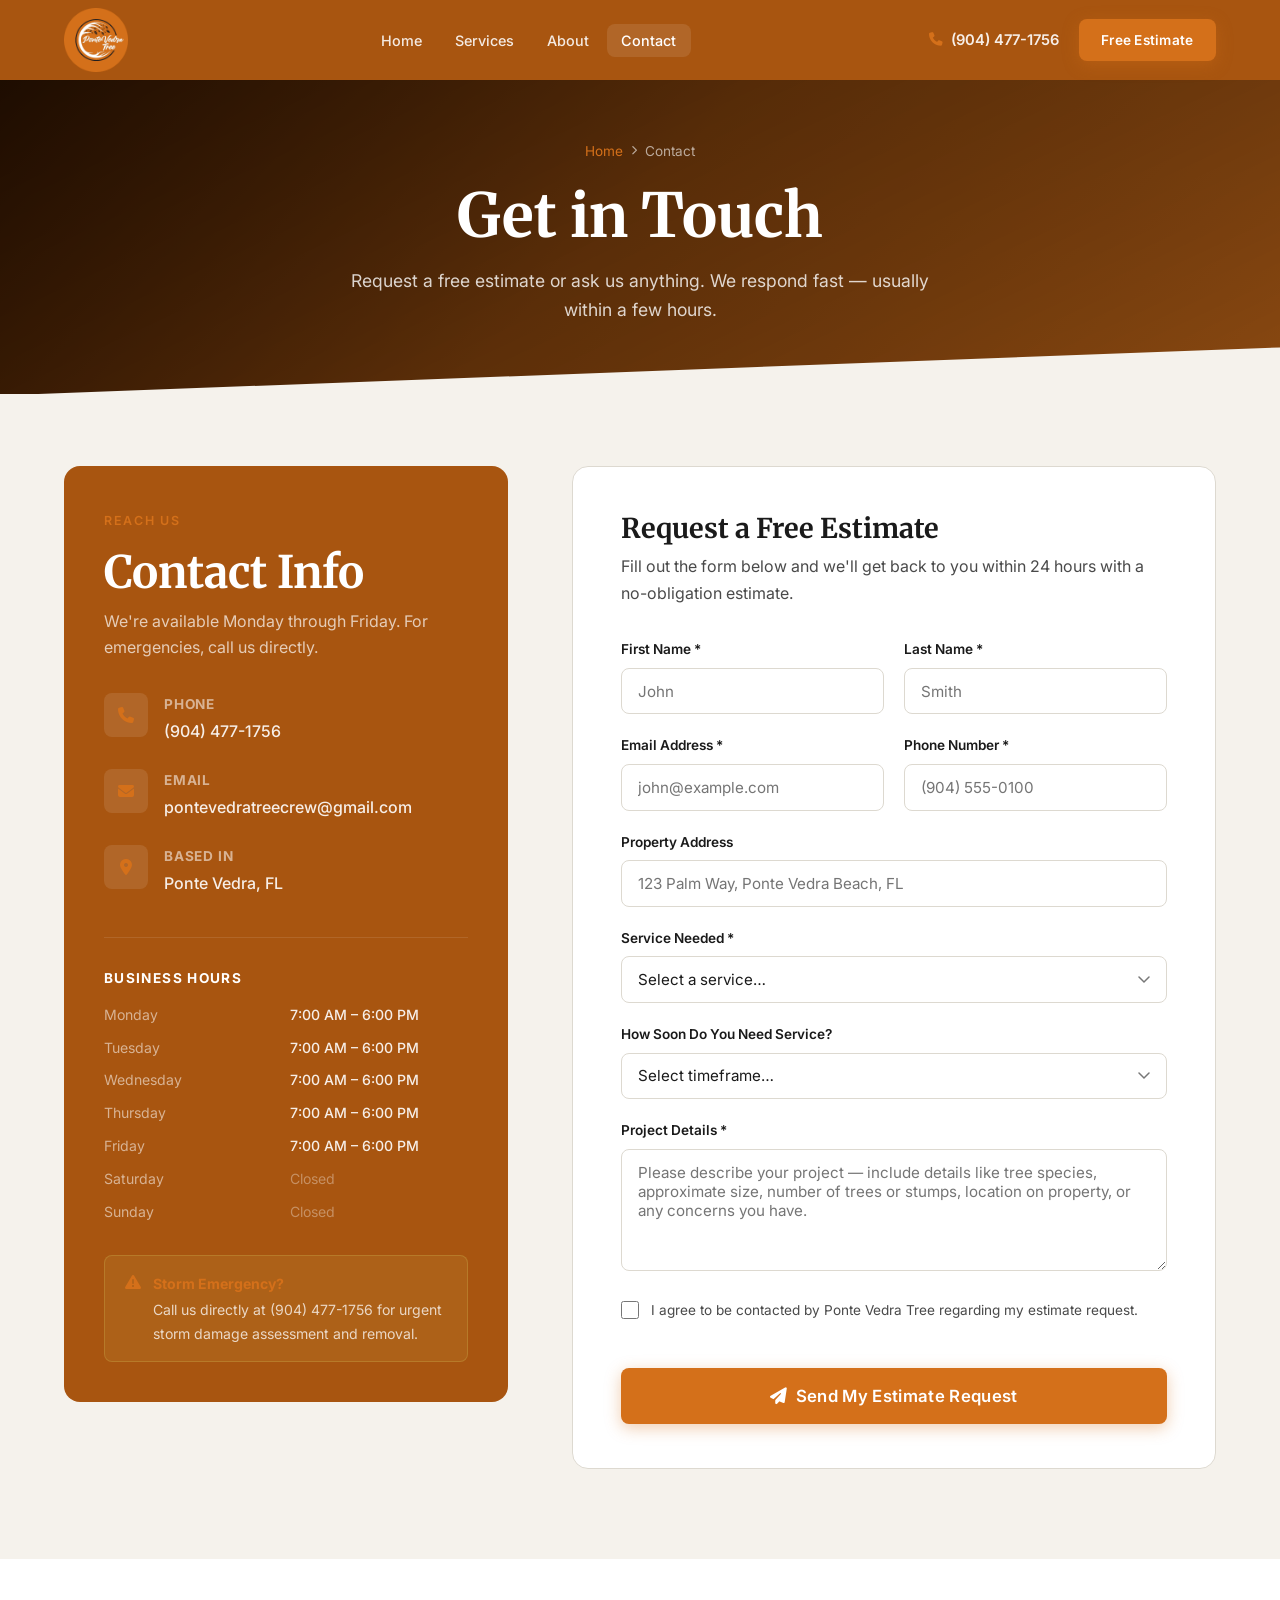
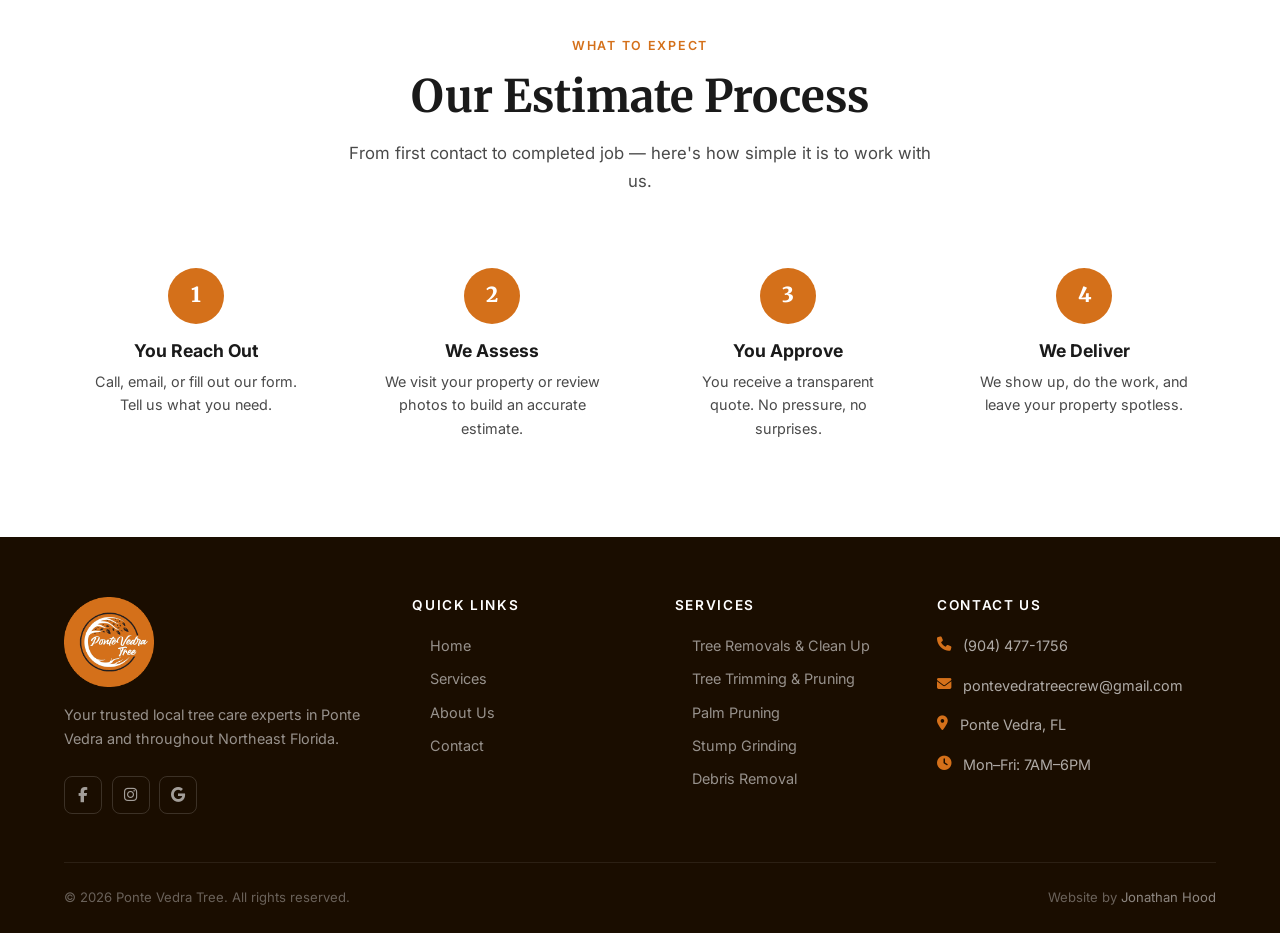
<file: contact.html>
<!DOCTYPE html>
<html lang="en">
<head>
  <meta charset="UTF-8" />
  <meta name="viewport" content="width=device-width, initial-scale=1.0" />
  <meta name="description" content="Contact Ponte Vedra Tree for a free estimate on tree removal, trimming, palm pruning, stump grinding, or debris removal in Ponte Vedra, FL." />
  <title>Contact Us | Ponte Vedra Tree</title>

  <link rel="preconnect" href="https://fonts.googleapis.com" />
  <link rel="preconnect" href="https://fonts.gstatic.com" crossorigin />
  <link href="https://fonts.googleapis.com/css2?family=Merriweather:wght@300;400;700;900&family=Inter:wght@300;400;500;600;700&display=swap" rel="stylesheet" />
  <link rel="stylesheet" href="https://cdnjs.cloudflare.com/ajax/libs/font-awesome/6.4.2/css/all.min.css" />
  <link rel="stylesheet" href="css/styles.css" />

  <style>
    .nav { background: var(--primary-dark); }
    .page-hero::after { background: var(--bg-off); }

    /* Bigger, standalone contact page layout */
    .contact-main { background: var(--bg-off); padding: 72px 0 90px; }
    .contact-main-grid {
      display: grid;
      grid-template-columns: 1fr 1.45fr;
      gap: 4rem;
      align-items: start;
    }
    .contact-main .contact-form {
      background: var(--bg-white);
      padding: 2.75rem 3rem;
    }
    .contact-main .contact-form h2 { font-size: 1.7rem; margin-bottom: .5rem; }
    .contact-main .contact-form .form-intro { color: var(--text-mid); margin-bottom: 2rem; }

    /* Info card */
    .contact-info-card {
      background: var(--primary-dark);
      border-radius: var(--radius-lg);
      padding: 2.5rem;
      color: #fff;
      position: sticky;
      top: calc(var(--nav-h) + 1.5rem);
    }
    .contact-info-card h2 { color: #fff; margin-bottom: .5rem; }
    .contact-info-card > p { color: rgba(255,255,255,.7); margin-bottom: 2rem; }
    .contact-info-card .contact-details { gap: 1.5rem; }
    .contact-info-card .contact-item-icon {
      background: rgba(255,255,255,.1);
    }
    .contact-info-card .contact-item-icon i { color: var(--accent); }
    .contact-info-card .contact-item strong { color: rgba(255,255,255,.55); }
    .contact-info-card .contact-item a,
    .contact-info-card .contact-item span { color: rgba(255,255,255,.9); }
    .contact-info-card .contact-item a:hover { color: var(--accent); }

    .contact-divider {
      border: none;
      border-top: 1px solid rgba(255,255,255,.1);
      margin: 2rem 0;
    }
    .hours-grid {
      display: grid;
      grid-template-columns: 1fr 1fr;
      gap: .6rem .5rem;
      font-size: .88rem;
    }
    .hours-day { color: rgba(255,255,255,.55); }
    .hours-time { color: rgba(255,255,255,.9); font-weight: 500; }
    .hours-closed { color: rgba(255,255,255,.35); }

    .emergency-banner {
      margin-top: 2rem;
      background: rgba(201,168,76,.15);
      border: 1px solid rgba(201,168,76,.35);
      border-radius: var(--radius);
      padding: 1rem 1.25rem;
      display: flex;
      align-items: flex-start;
      gap: .75rem;
    }
    .emergency-banner i { color: var(--accent); font-size: 1rem; margin-top: 2px; flex-shrink: 0; }
    .emergency-banner p { font-size: .88rem; color: rgba(255,255,255,.75); margin: 0; }
    .emergency-banner strong { color: var(--accent); display: block; margin-bottom: .2rem; }

    @media (max-width: 900px) {
      .contact-main-grid { grid-template-columns: 1fr; }
      .contact-info-card { position: static; }
      .contact-main .contact-form { padding: 2rem; }
    }
    @media (max-width: 480px) {
      .contact-main .contact-form { padding: 1.5rem; }
    }
  </style>
</head>
<body>

  <!-- ===== NAVIGATION ===== -->
  <nav class="nav scrolled" id="main-nav" aria-label="Main navigation">
    <div class="container nav-inner">
      <a href="index.html" class="nav-logo">
        <img src="images/logo.png" alt="Ponte Vedra Tree" class="nav-logo-img" />
      </a>
      <ul class="nav-links" role="list">
        <li><a href="index.html">Home</a></li>
        <li><a href="services.html">Services</a></li>
        <li><a href="about.html">About</a></li>
        <li><a href="contact.html" class="active">Contact</a></li>
      </ul>
      <div class="nav-cta">
        <a href="tel:9044771756" class="nav-phone"><i class="fa-solid fa-phone"></i>(904) 477-1756</a>
        <a href="contact.html" class="btn btn-primary btn-sm">Free Estimate</a>
      </div>
      <button class="nav-hamburger" aria-label="Toggle menu" aria-expanded="false">
        <span></span><span></span><span></span>
      </button>
    </div>
  </nav>
  <div class="nav-mobile" aria-label="Mobile navigation">
    <a href="index.html">Home</a>
    <a href="services.html">Services</a>
    <a href="about.html">About</a>
    <a href="contact.html">Contact</a>
    <a href="tel:9044771756"><i class="fa-solid fa-phone" style="margin-right:.5rem;color:var(--accent)"></i>(904) 477-1756</a>
    <a href="contact.html" class="btn btn-primary">Get a Free Estimate</a>
  </div>

  <main>
    <!-- ===== PAGE HERO ===== -->
    <header class="page-hero">
      <div class="container">
        <nav class="breadcrumb" aria-label="Breadcrumb">
          <a href="index.html">Home</a>
          <i class="fa-solid fa-chevron-right"></i>
          <span>Contact</span>
        </nav>
        <h1>Get in Touch</h1>
        <p>Request a free estimate or ask us anything. We respond fast — usually within a few hours.</p>
      </div>
    </header>

    <!-- ===== MAIN CONTACT SECTION ===== -->
    <section class="contact-main" aria-label="Contact form and information">
      <div class="container contact-main-grid">

        <!-- ── Info Card ── -->
        <aside class="contact-info-card fade-up" aria-label="Contact information">
          <span class="section-label" style="color:var(--accent)">Reach Us</span>
          <h2>Contact Info</h2>
          <p>We're available Monday through Friday. For emergencies, call us directly.</p>

          <div class="contact-details">
            <div class="contact-item">
              <div class="contact-item-icon"><i class="fa-solid fa-phone"></i></div>
              <div>
                <strong>Phone</strong>
                <a href="tel:9044771756">(904) 477-1756</a>
              </div>
            </div>
            <div class="contact-item">
              <div class="contact-item-icon"><i class="fa-solid fa-envelope"></i></div>
              <div>
                <strong>Email</strong>
                <a href="mailto:pontevedratreecrew@gmail.com">pontevedratreecrew@gmail.com</a>
              </div>
            </div>
            <div class="contact-item">
              <div class="contact-item-icon"><i class="fa-solid fa-location-dot"></i></div>
              <div>
                <strong>Based In</strong>
                <span>Ponte Vedra, FL</span>
              </div>
            </div>
          </div>

          <hr class="contact-divider" />

          <h4 style="color:#fff;margin-bottom:1rem;font-size:.85rem;text-transform:uppercase;letter-spacing:.1em">Business Hours</h4>
          <div class="hours-grid">
            <span class="hours-day">Monday</span>     <span class="hours-time">7:00 AM – 6:00 PM</span>
            <span class="hours-day">Tuesday</span>    <span class="hours-time">7:00 AM – 6:00 PM</span>
            <span class="hours-day">Wednesday</span>  <span class="hours-time">7:00 AM – 6:00 PM</span>
            <span class="hours-day">Thursday</span>   <span class="hours-time">7:00 AM – 6:00 PM</span>
            <span class="hours-day">Friday</span>     <span class="hours-time">7:00 AM – 6:00 PM</span>
            <span class="hours-day">Saturday</span>   <span class="hours-closed">Closed</span>
            <span class="hours-day">Sunday</span>     <span class="hours-closed">Closed</span>
          </div>

          <div class="emergency-banner">
            <i class="fa-solid fa-triangle-exclamation"></i>
            <p>
              <strong>Storm Emergency?</strong>
              Call us directly at (904) 477-1756 for urgent storm damage assessment and removal.
            </p>
          </div>
        </aside>

        <!-- ── Estimate Form ── -->
        <div class="contact-form fade-up delay-2" role="region" aria-label="Estimate request form">
          <h2>Request a Free Estimate</h2>
          <p class="form-intro">Fill out the form below and we'll get back to you within 24 hours with a no-obligation estimate.</p>

          <form id="contact-form" action="https://formspree.io/f/xdawpyjo" method="POST" novalidate>
            <div class="form-row">
              <div class="form-group">
                <label for="first">First Name *</label>
                <input type="text" id="first" name="first-name" placeholder="John" required />
              </div>
              <div class="form-group">
                <label for="last">Last Name *</label>
                <input type="text" id="last" name="last-name" placeholder="Smith" required />
              </div>
            </div>

            <div class="form-row">
              <div class="form-group">
                <label for="contact-email">Email Address *</label>
                <input type="email" id="contact-email" name="email" placeholder="john@example.com" required />
              </div>
              <div class="form-group">
                <label for="contact-phone">Phone Number *</label>
                <input type="tel" id="contact-phone" name="phone" placeholder="(904) 555-0100" required />
              </div>
            </div>

            <div class="form-group">
              <label for="contact-address">Property Address</label>
              <input type="text" id="contact-address" name="address" placeholder="123 Palm Way, Ponte Vedra Beach, FL" />
            </div>

            <div class="form-group">
              <label for="contact-service">Service Needed *</label>
              <select id="contact-service" name="service" required>
                <option value="" disabled selected>Select a service…</option>
                <option>Tree Removals &amp; Clean Up</option>
                <option>Tree Trimming &amp; Pruning</option>
                <option>Palm Pruning</option>
                <option>Stump Grinding</option>
                <option>Debris Removal</option>
                <option>Multiple Services</option>
                <option>Not Sure — Need Advice</option>
              </select>
            </div>

            <div class="form-group">
              <label for="contact-urgency">How Soon Do You Need Service?</label>
              <select id="contact-urgency" name="urgency">
                <option value="" disabled selected>Select timeframe…</option>
                <option>As soon as possible / Emergency</option>
                <option>Within the next few days</option>
                <option>This week</option>
                <option>Within the next month</option>
                <option>Just getting a quote for now</option>
              </select>
            </div>

            <div class="form-group">
              <label for="contact-message">Project Details *</label>
              <textarea id="contact-message" name="message" rows="5"
                placeholder="Please describe your project — include details like tree species, approximate size, number of trees or stumps, location on property, or any concerns you have." required></textarea>
            </div>

            <div class="form-group" style="display:flex;align-items:flex-start;gap:.75rem;margin-top:.5rem">
              <input type="checkbox" id="contact-consent" name="consent" required
                style="width:18px;height:18px;flex-shrink:0;margin-top:2px;accent-color:var(--primary)" />
              <label for="contact-consent" style="font-size:.85rem;font-weight:400;color:var(--text-mid);cursor:pointer">
                I agree to be contacted by Ponte Vedra Tree regarding my estimate request.
              </label>
            </div>

            <button type="submit" class="btn btn-primary btn-lg form-submit" style="width:100%;justify-content:center;margin-top:1.25rem">
              <i class="fa-solid fa-paper-plane"></i>
              Send My Estimate Request
            </button>
          </form>

          <div id="form-success" class="form-success">
            <i class="fa-solid fa-circle-check" style="color:var(--primary);font-size:3rem;display:block;margin-bottom:1rem"></i>
            <h3>Request Received!</h3>
            <p style="margin-top:.5rem">
              Thank you for reaching out to Ponte Vedra Tree! We've received your request and will contact you
              within 24 hours to discuss your estimate.
            </p>
            <p style="margin-top:.75rem">
              For immediate assistance, call us at
              <a href="tel:9044771756" style="color:var(--primary);font-weight:600">(904) 477-1756</a>.
            </p>
          </div>
        </div>
      </div>
    </section>

    <!-- ===== WHY REACH OUT ===== -->
    <section style="background:var(--bg-white);padding:72px 0" aria-label="Why contact us">
      <div class="container text-center">
        <span class="section-label">What to Expect</span>
        <h2 class="section-heading fade-up">Our Estimate Process</h2>
        <p class="section-sub fade-up delay-1" style="margin:0 auto">
          From first contact to completed job — here's how simple it is to work with us.
        </p>
        <div style="display:grid;grid-template-columns:repeat(4,1fr);gap:2rem;margin-top:3rem">
          <div class="fade-up" style="text-align:center;padding:1.5rem">
            <div style="width:56px;height:56px;background:var(--primary);border-radius:50%;display:flex;align-items:center;justify-content:center;margin:0 auto 1rem;font-family:'Merriweather',serif;font-size:1.3rem;font-weight:900;color:#fff">1</div>
            <h4 style="margin-bottom:.5rem">You Reach Out</h4>
            <p style="font-size:.9rem">Call, email, or fill out our form. Tell us what you need.</p>
          </div>
          <div class="fade-up delay-1" style="text-align:center;padding:1.5rem">
            <div style="width:56px;height:56px;background:var(--primary);border-radius:50%;display:flex;align-items:center;justify-content:center;margin:0 auto 1rem;font-family:'Merriweather',serif;font-size:1.3rem;font-weight:900;color:#fff">2</div>
            <h4 style="margin-bottom:.5rem">We Assess</h4>
            <p style="font-size:.9rem">We visit your property or review photos to build an accurate estimate.</p>
          </div>
          <div class="fade-up delay-2" style="text-align:center;padding:1.5rem">
            <div style="width:56px;height:56px;background:var(--primary);border-radius:50%;display:flex;align-items:center;justify-content:center;margin:0 auto 1rem;font-family:'Merriweather',serif;font-size:1.3rem;font-weight:900;color:#fff">3</div>
            <h4 style="margin-bottom:.5rem">You Approve</h4>
            <p style="font-size:.9rem">You receive a transparent quote. No pressure, no surprises.</p>
          </div>
          <div class="fade-up delay-3" style="text-align:center;padding:1.5rem">
            <div style="width:56px;height:56px;background:var(--primary);border-radius:50%;display:flex;align-items:center;justify-content:center;margin:0 auto 1rem;font-family:'Merriweather',serif;font-size:1.3rem;font-weight:900;color:#fff">4</div>
            <h4 style="margin-bottom:.5rem">We Deliver</h4>
            <p style="font-size:.9rem">We show up, do the work, and leave your property spotless.</p>
          </div>
        </div>
        <!-- Mobile: stack the 4 steps -->
        <style>@media(max-width:768px){section [style*="grid-template-columns:repeat(4"]{grid-template-columns:repeat(2,1fr)!important}}
               @media(max-width:480px){section [style*="grid-template-columns:repeat(4"]{grid-template-columns:1fr!important}}</style>
      </div>
    </section>
  </main>

  <!-- ===== FOOTER ===== -->
  <footer class="footer">
    <div class="container">
      <div class="footer-grid">
        <div class="footer-brand">
          <img src="images/logo.png" alt="Ponte Vedra Tree Logo" class="footer-logo-img" />
          <p>Your trusted local tree care experts in Ponte Vedra and throughout Northeast Florida.</p>
          <div class="footer-social">
            <a href="#" class="social-link" aria-label="Facebook"><i class="fa-brands fa-facebook-f"></i></a>
            <a href="#" class="social-link" aria-label="Instagram"><i class="fa-brands fa-instagram"></i></a>
            <a href="#" class="social-link" aria-label="Google Business"><i class="fa-brands fa-google"></i></a>
          </div>
        </div>
        <div>
          <h4>Quick Links</h4>
          <ul class="footer-links">
            <li><a href="index.html">Home</a></li>
            <li><a href="services.html">Services</a></li>
            <li><a href="about.html">About Us</a></li>
            <li><a href="contact.html">Contact</a></li>
          </ul>
        </div>
        <div>
          <h4>Services</h4>
          <ul class="footer-links">
            <li><a href="services.html#tree-removal">Tree Removals &amp; Clean Up</a></li>
            <li><a href="services.html#tree-trimming">Tree Trimming &amp; Pruning</a></li>
            <li><a href="services.html#palm-pruning">Palm Pruning</a></li>
            <li><a href="services.html#stump-grinding">Stump Grinding</a></li>
            <li><a href="services.html#debris-removal">Debris Removal</a></li>
          </ul>
        </div>
        <div>
          <h4>Contact Us</h4>
          <ul class="footer-contact-list">
            <li class="footer-contact-item"><i class="fa-solid fa-phone"></i><a href="tel:9044771756">(904) 477-1756</a></li>
            <li class="footer-contact-item"><i class="fa-solid fa-envelope"></i><a href="mailto:pontevedratreecrew@gmail.com">pontevedratreecrew@gmail.com</a></li>
            <li class="footer-contact-item"><i class="fa-solid fa-location-dot"></i><span>Ponte Vedra, FL</span></li>
            <li class="footer-contact-item"><i class="fa-solid fa-clock"></i><span>Mon–Fri: 7AM–6PM</span></li>
          </ul>
        </div>
      </div>
      <div class="footer-bottom">
        <p>&copy; 2026 Ponte Vedra Tree. All rights reserved.</p>
        <p>Website by <a href="mailto:hoodjonathand@gmail.com">Jonathan Hood</a></p>
      </div>
    </div>
  </footer>

  <button class="back-to-top btn btn-primary" aria-label="Back to top" style="position:fixed;bottom:2rem;right:2rem;width:48px;height:48px;border-radius:50%;padding:0;display:flex;align-items:center;justify-content:center;opacity:0;transition:opacity .3s;z-index:999;">
    <i class="fa-solid fa-chevron-up"></i>
  </button>

  <script src="js/main.js"></script>
</body>
</html>
</file>
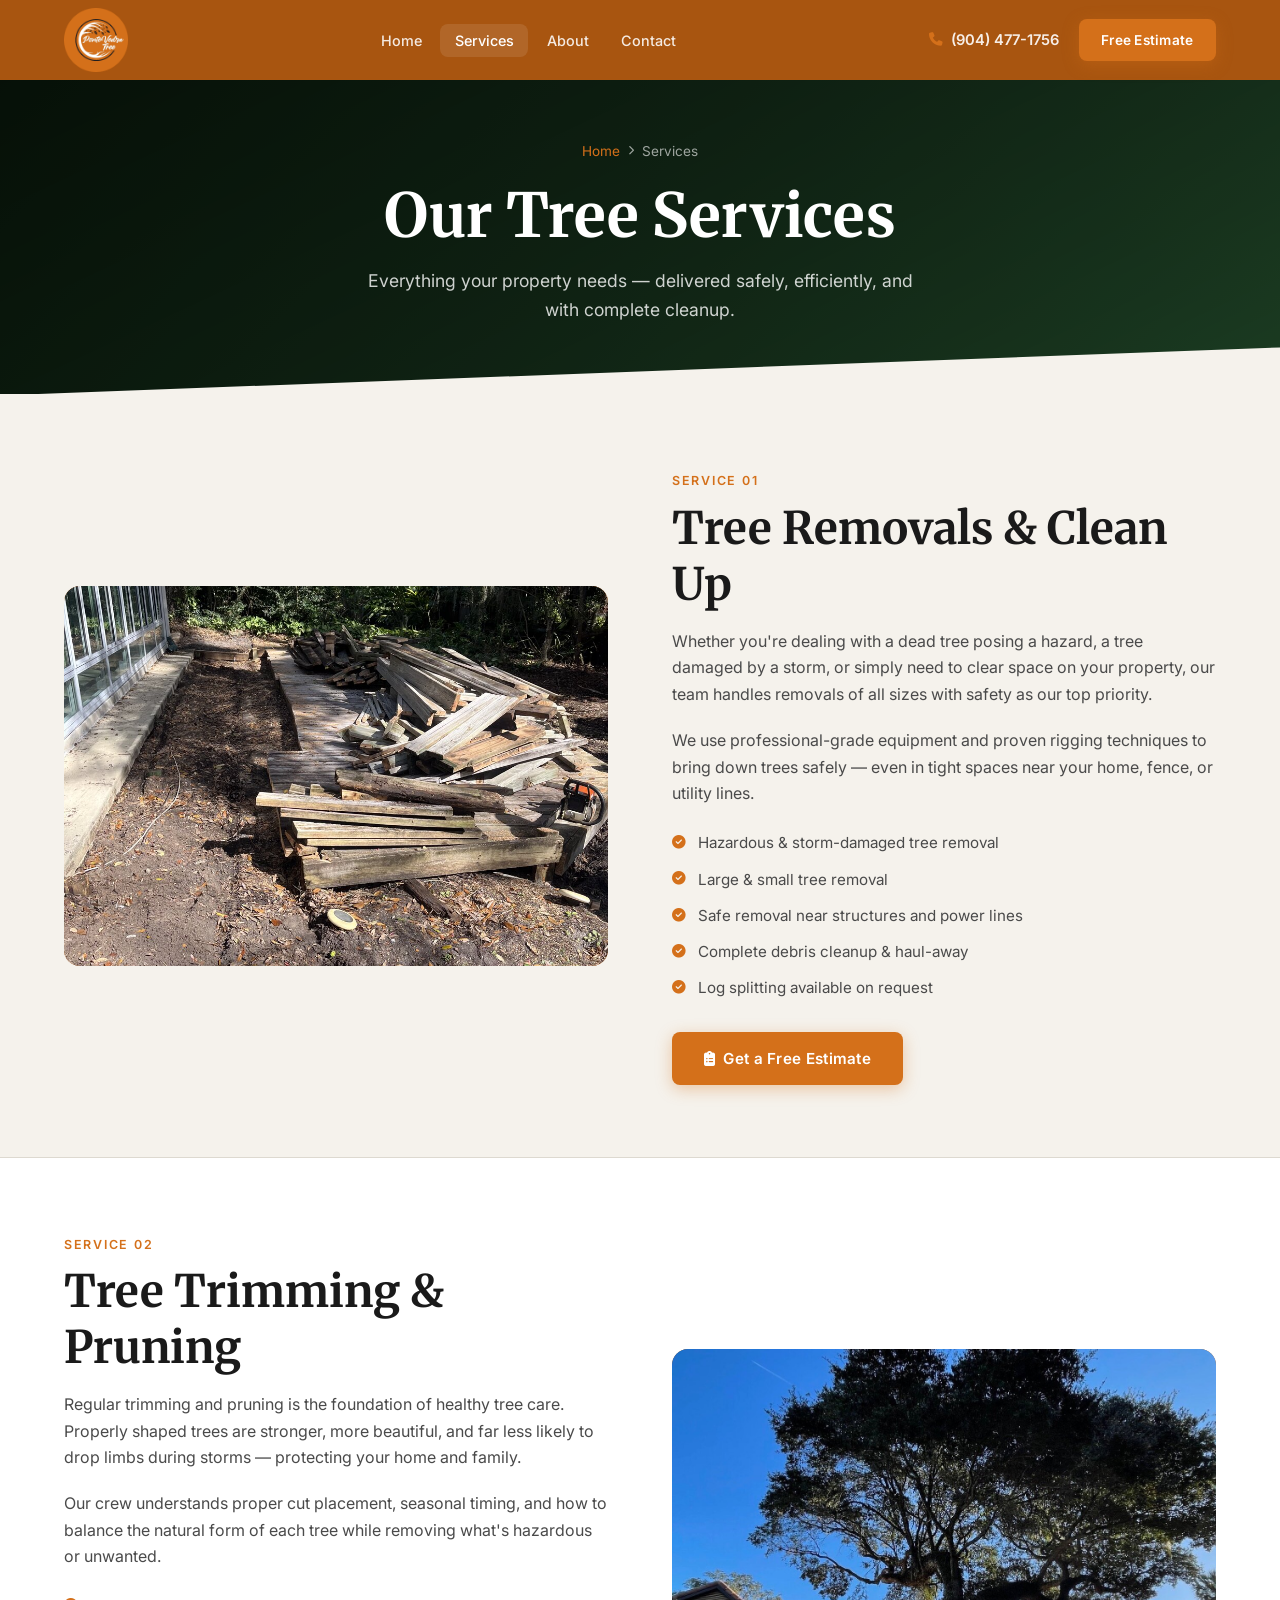
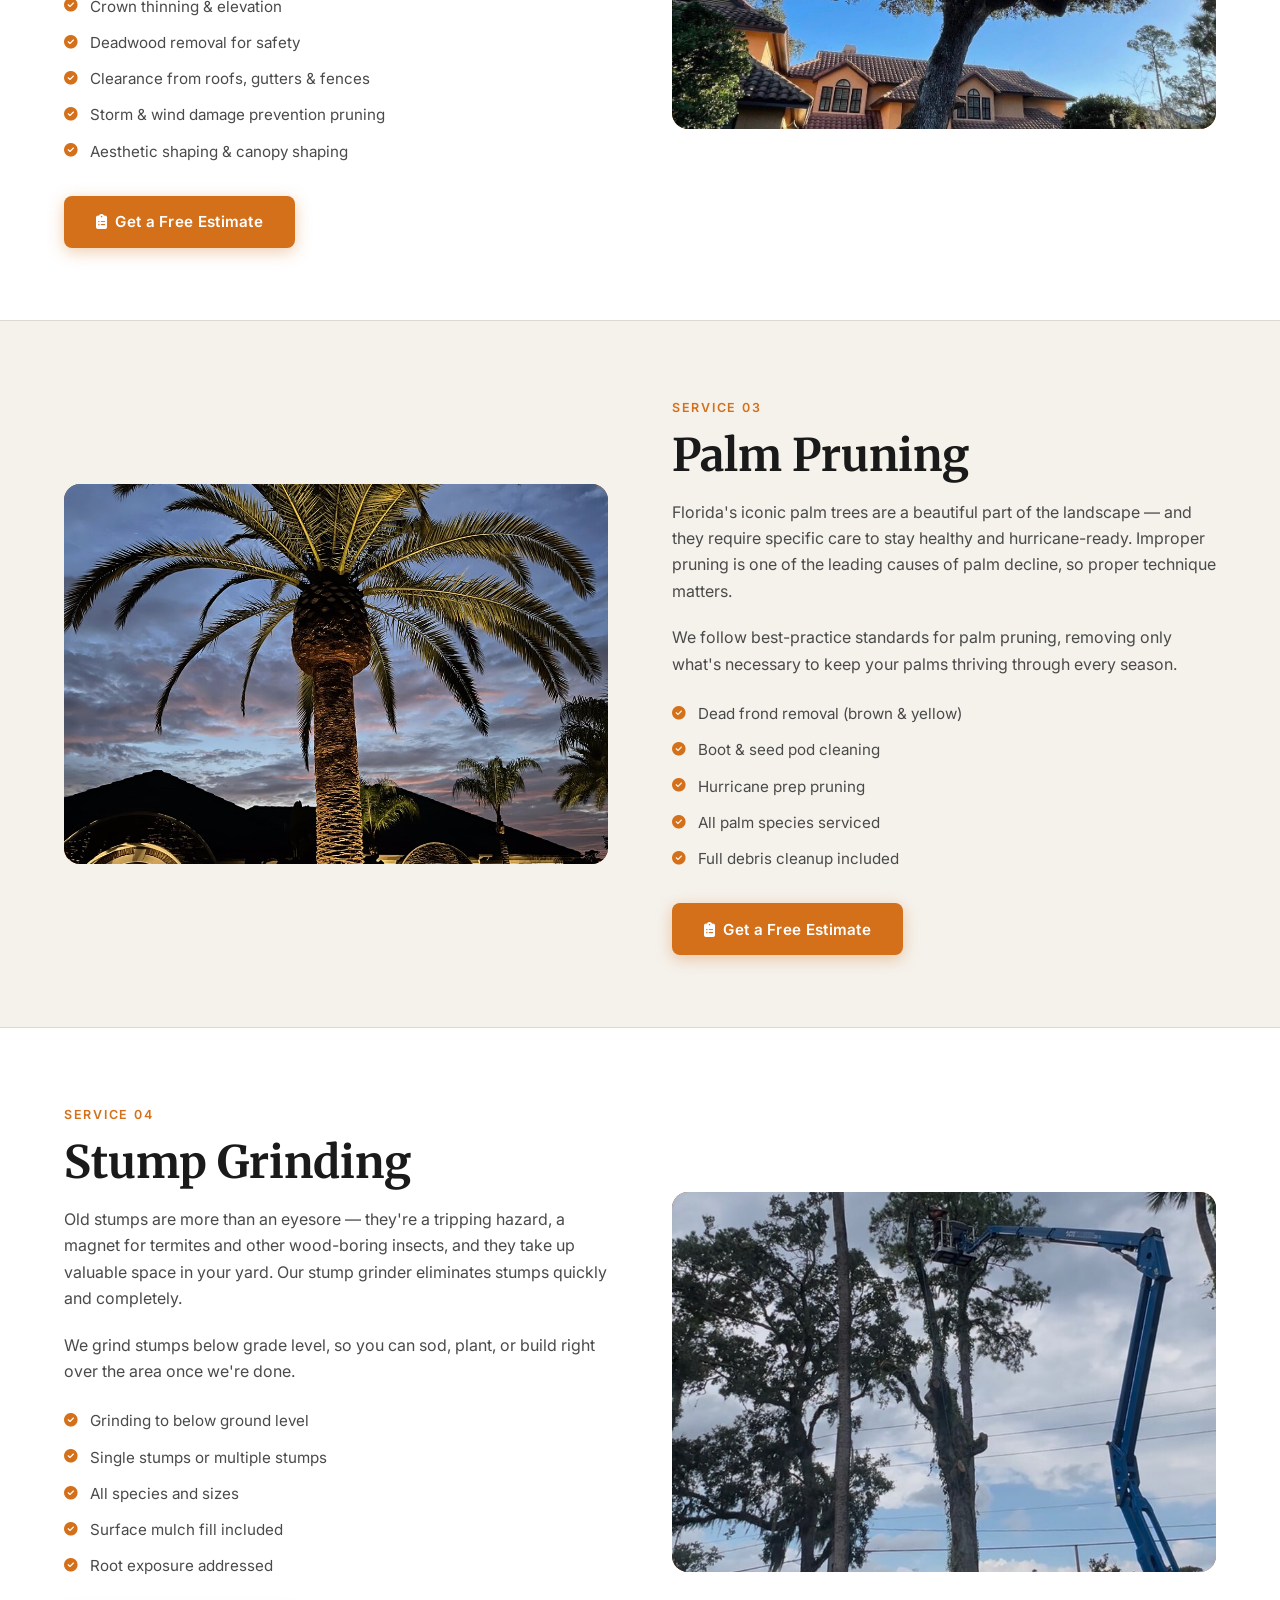
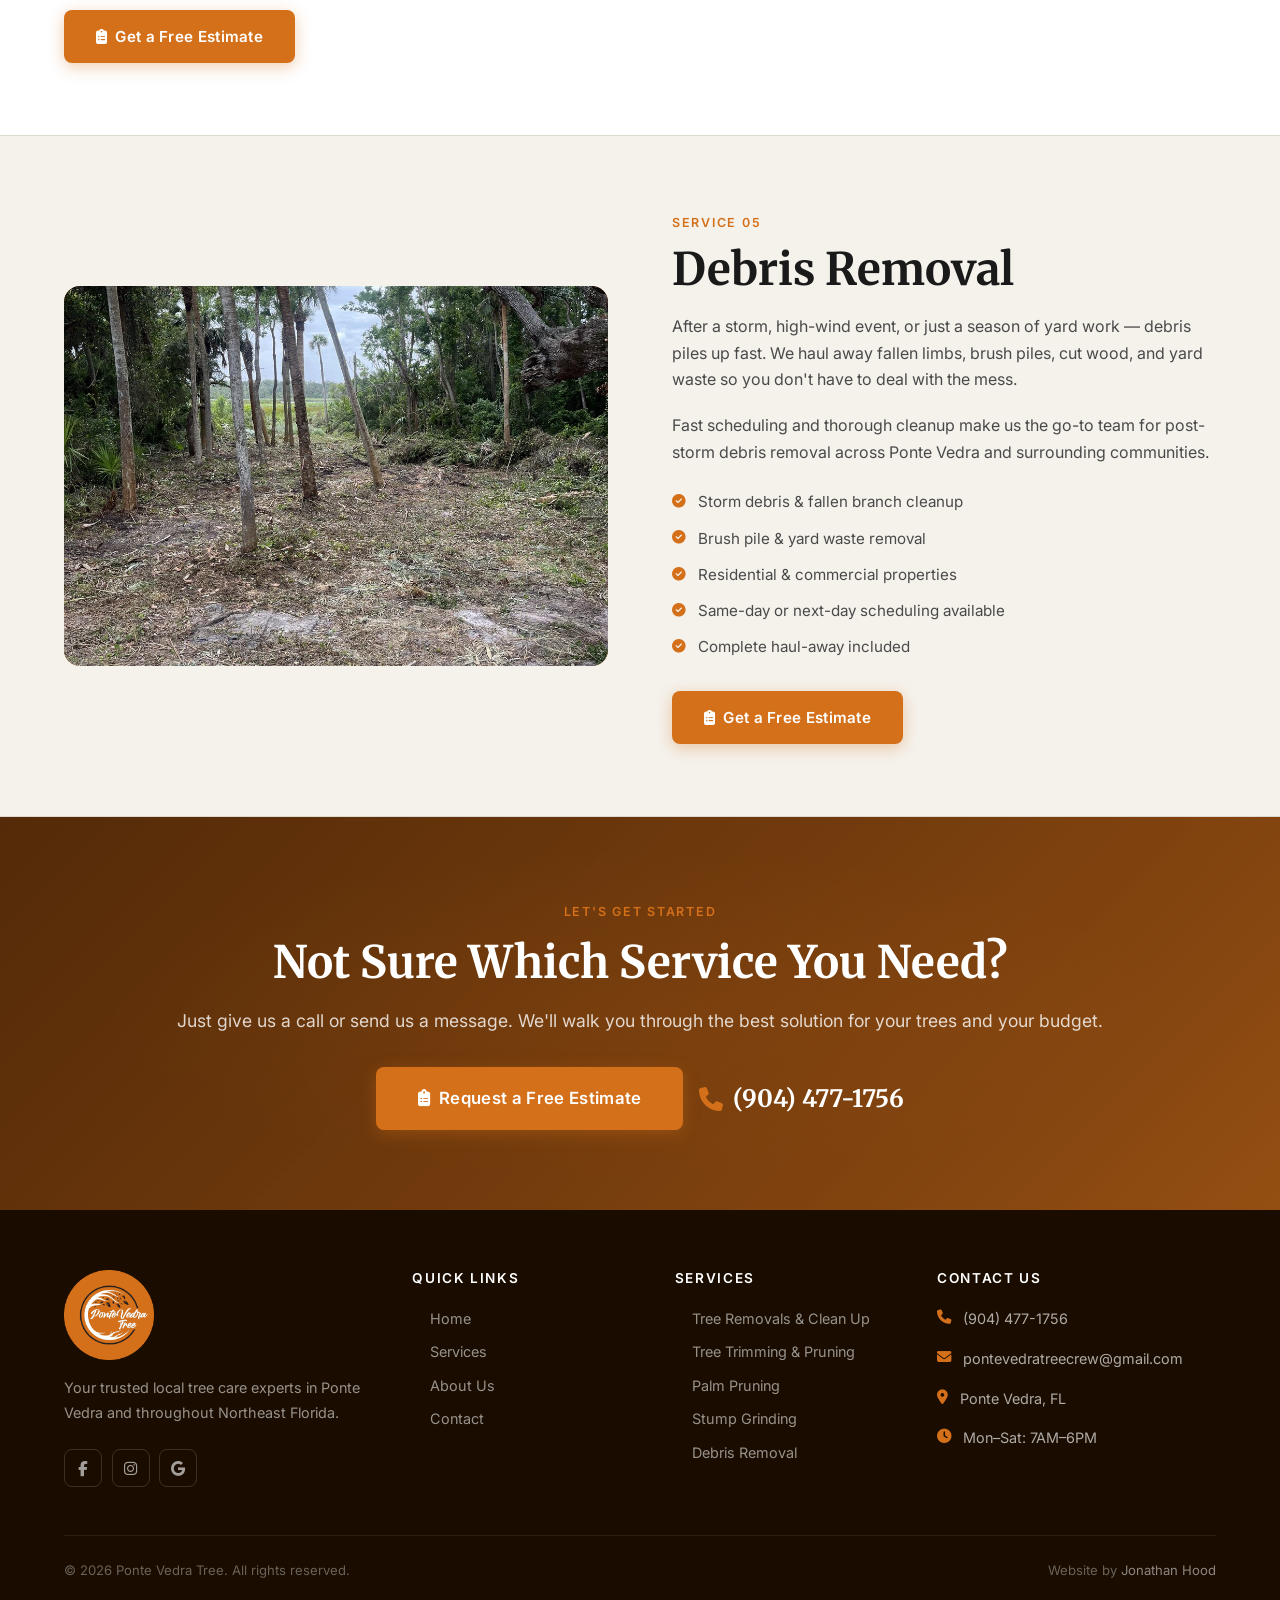
<file: services.html>
<!DOCTYPE html>
<html lang="en">
<head>
  <meta charset="UTF-8" />
  <meta name="viewport" content="width=device-width, initial-scale=1.0" />
  <meta name="description" content="Ponte Vedra Tree offers tree removals, trimming, palm pruning, stump grinding, and debris removal in Ponte Vedra, FL." />
  <title>Our Services | Ponte Vedra Tree</title>

  <link rel="preconnect" href="https://fonts.googleapis.com" />
  <link rel="preconnect" href="https://fonts.gstatic.com" crossorigin />
  <link href="https://fonts.googleapis.com/css2?family=Merriweather:wght@300;400;700;900&family=Inter:wght@300;400;500;600;700&display=swap" rel="stylesheet" />
  <link rel="stylesheet" href="https://cdnjs.cloudflare.com/ajax/libs/font-awesome/6.4.2/css/all.min.css" />
  <link rel="stylesheet" href="css/styles.css" />

  <style>
    .nav { background: var(--primary-dark); }
    .page-hero { background:
        linear-gradient(155deg, rgba(0,0,0,.6), rgba(0,0,0,.35)),
        linear-gradient(135deg, #0d2410 0%, #1B3D22 50%, #2A5C34 100%); }
    .page-hero::after { background: var(--bg-off); }
    .service-detail:nth-child(odd)  { background: var(--bg-white); }
    .service-detail:nth-child(even) { background: var(--bg-off);   }
  </style>
</head>
<body>

  <!-- ===== NAVIGATION ===== -->
  <nav class="nav scrolled" id="main-nav" aria-label="Main navigation">
    <div class="container nav-inner">
      <a href="index.html" class="nav-logo">
        <img src="images/logo.png" alt="Ponte Vedra Tree" class="nav-logo-img" />
      </a>
      <ul class="nav-links" role="list">
        <li><a href="index.html">Home</a></li>
        <li><a href="services.html" class="active">Services</a></li>
        <li><a href="about.html">About</a></li>
        <li><a href="contact.html">Contact</a></li>
      </ul>
      <div class="nav-cta">
        <a href="tel:9044771756" class="nav-phone"><i class="fa-solid fa-phone"></i>(904) 477-1756</a>
        <a href="contact.html" class="btn btn-primary btn-sm">Free Estimate</a>
      </div>
      <button class="nav-hamburger" aria-label="Toggle menu" aria-expanded="false">
        <span></span><span></span><span></span>
      </button>
    </div>
  </nav>
  <div class="nav-mobile" aria-label="Mobile navigation">
    <a href="index.html">Home</a>
    <a href="services.html">Services</a>
    <a href="about.html">About</a>
    <a href="contact.html">Contact</a>
    <a href="tel:9044771756"><i class="fa-solid fa-phone" style="margin-right:.5rem;color:var(--accent)"></i>(904) 477-1756</a>
    <a href="contact.html" class="btn btn-primary">Get a Free Estimate</a>
  </div>

  <main>
    <!-- ===== PAGE HERO ===== -->
    <header class="page-hero">
      <div class="container">
        <nav class="breadcrumb" aria-label="Breadcrumb">
          <a href="index.html">Home</a>
          <i class="fa-solid fa-chevron-right"></i>
          <span>Services</span>
        </nav>
        <h1>Our Tree Services</h1>
        <p>Everything your property needs — delivered safely, efficiently, and with complete cleanup.</p>
      </div>
    </header>

    <!-- ===== SERVICE 1: TREE REMOVAL ===== -->
    <div id="tree-removal" class="service-detail">
      <div class="container">
        <div class="service-detail-inner">
          <div class="service-detail-visual fade-up">
            <img src="images/tree-removal-1.jpg" alt="Tree removal service" style="width:100%;height:100%;object-fit:cover;" />
          </div>
          <div class="service-detail-content fade-up delay-2">
            <span class="section-label">Service 01</span>
            <h2>Tree Removals &amp; Clean Up</h2>
            <p>
              Whether you're dealing with a dead tree posing a hazard, a tree damaged by a storm, or
              simply need to clear space on your property, our team handles removals of all sizes with
              safety as our top priority.
            </p>
            <p>
              We use professional-grade equipment and proven rigging techniques to bring down trees
              safely — even in tight spaces near your home, fence, or utility lines.
            </p>
            <ul class="service-includes">
              <li><i class="fa-solid fa-check-circle"></i> Hazardous &amp; storm-damaged tree removal</li>
              <li><i class="fa-solid fa-check-circle"></i> Large &amp; small tree removal</li>
              <li><i class="fa-solid fa-check-circle"></i> Safe removal near structures and power lines</li>
              <li><i class="fa-solid fa-check-circle"></i> Complete debris cleanup &amp; haul-away</li>
              <li><i class="fa-solid fa-check-circle"></i> Log splitting available on request</li>
            </ul>
            <a href="contact.html" class="btn btn-primary">
              <i class="fa-solid fa-clipboard-list"></i> Get a Free Estimate
            </a>
          </div>
        </div>
      </div>
    </div>

    <!-- ===== SERVICE 2: TREE TRIMMING ===== -->
    <div id="tree-trimming" class="service-detail">
      <div class="container">
        <div class="service-detail-inner reverse">
          <div class="service-detail-visual fade-up">
            <img src="images/tree-trimming-1.jpg" alt="Tree trimming and pruning service" style="width:100%;height:100%;object-fit:cover;" />
          </div>
          <div class="service-detail-content fade-up delay-2">
            <span class="section-label">Service 02</span>
            <h2>Tree Trimming &amp; Pruning</h2>
            <p>
              Regular trimming and pruning is the foundation of healthy tree care. Properly shaped
              trees are stronger, more beautiful, and far less likely to drop limbs during storms
              — protecting your home and family.
            </p>
            <p>
              Our crew understands proper cut placement, seasonal timing, and how to balance the
              natural form of each tree while removing what's hazardous or unwanted.
            </p>
            <ul class="service-includes">
              <li><i class="fa-solid fa-check-circle"></i> Crown thinning &amp; elevation</li>
              <li><i class="fa-solid fa-check-circle"></i> Deadwood removal for safety</li>
              <li><i class="fa-solid fa-check-circle"></i> Clearance from roofs, gutters &amp; fences</li>
              <li><i class="fa-solid fa-check-circle"></i> Storm &amp; wind damage prevention pruning</li>
              <li><i class="fa-solid fa-check-circle"></i> Aesthetic shaping &amp; canopy shaping</li>
            </ul>
            <a href="contact.html" class="btn btn-primary">
              <i class="fa-solid fa-clipboard-list"></i> Get a Free Estimate
            </a>
          </div>
        </div>
      </div>
    </div>

    <!-- ===== SERVICE 3: PALM PRUNING ===== -->
    <div id="palm-pruning" class="service-detail">
      <div class="container">
        <div class="service-detail-inner">
          <div class="service-detail-visual fade-up">
            <img src="images/palm-pruning-2.jpg" alt="Palm pruning service" style="width:100%;height:100%;object-fit:cover;" />
          </div>
          <div class="service-detail-content fade-up delay-2">
            <span class="section-label">Service 03</span>
            <h2>Palm Pruning</h2>
            <p>
              Florida's iconic palm trees are a beautiful part of the landscape — and they require
              specific care to stay healthy and hurricane-ready. Improper pruning is one of the
              leading causes of palm decline, so proper technique matters.
            </p>
            <p>
              We follow best-practice standards for palm pruning, removing only what's necessary
              to keep your palms thriving through every season.
            </p>
            <ul class="service-includes">
              <li><i class="fa-solid fa-check-circle"></i> Dead frond removal (brown &amp; yellow)</li>
              <li><i class="fa-solid fa-check-circle"></i> Boot &amp; seed pod cleaning</li>
              <li><i class="fa-solid fa-check-circle"></i> Hurricane prep pruning</li>
              <li><i class="fa-solid fa-check-circle"></i> All palm species serviced</li>
              <li><i class="fa-solid fa-check-circle"></i> Full debris cleanup included</li>
            </ul>
            <a href="contact.html" class="btn btn-primary">
              <i class="fa-solid fa-clipboard-list"></i> Get a Free Estimate
            </a>
          </div>
        </div>
      </div>
    </div>

    <!-- ===== SERVICE 4: STUMP GRINDING ===== -->
    <div id="stump-grinding" class="service-detail">
      <div class="container">
        <div class="service-detail-inner reverse">
          <div class="service-detail-visual fade-up">
            <img src="images/tree-removal-2.jpg" alt="Stump grinding service" style="width:100%;height:100%;object-fit:cover;" />
          </div>
          <div class="service-detail-content fade-up delay-2">
            <span class="section-label">Service 04</span>
            <h2>Stump Grinding</h2>
            <p>
              Old stumps are more than an eyesore — they're a tripping hazard, a magnet for
              termites and other wood-boring insects, and they take up valuable space in your yard.
              Our stump grinder eliminates stumps quickly and completely.
            </p>
            <p>
              We grind stumps below grade level, so you can sod, plant, or build right over
              the area once we're done.
            </p>
            <ul class="service-includes">
              <li><i class="fa-solid fa-check-circle"></i> Grinding to below ground level</li>
              <li><i class="fa-solid fa-check-circle"></i> Single stumps or multiple stumps</li>
              <li><i class="fa-solid fa-check-circle"></i> All species and sizes</li>
              <li><i class="fa-solid fa-check-circle"></i> Surface mulch fill included</li>
              <li><i class="fa-solid fa-check-circle"></i> Root exposure addressed</li>
            </ul>
            <a href="contact.html" class="btn btn-primary">
              <i class="fa-solid fa-clipboard-list"></i> Get a Free Estimate
            </a>
          </div>
        </div>
      </div>
    </div>

    <!-- ===== SERVICE 5: DEBRIS REMOVAL ===== -->
    <div id="debris-removal" class="service-detail">
      <div class="container">
        <div class="service-detail-inner">
          <div class="service-detail-visual fade-up">
            <img src="images/debris-cleanup-2.jpg" alt="Debris removal and yard cleanup" style="width:100%;height:100%;object-fit:cover;" />
          </div>
          <div class="service-detail-content fade-up delay-2">
            <span class="section-label">Service 05</span>
            <h2>Debris Removal</h2>
            <p>
              After a storm, high-wind event, or just a season of yard work — debris piles up fast.
              We haul away fallen limbs, brush piles, cut wood, and yard waste so you don't have to
              deal with the mess.
            </p>
            <p>
              Fast scheduling and thorough cleanup make us the go-to team for post-storm debris
              removal across Ponte Vedra and surrounding communities.
            </p>
            <ul class="service-includes">
              <li><i class="fa-solid fa-check-circle"></i> Storm debris &amp; fallen branch cleanup</li>
              <li><i class="fa-solid fa-check-circle"></i> Brush pile &amp; yard waste removal</li>
              <li><i class="fa-solid fa-check-circle"></i> Residential &amp; commercial properties</li>
              <li><i class="fa-solid fa-check-circle"></i> Same-day or next-day scheduling available</li>
              <li><i class="fa-solid fa-check-circle"></i> Complete haul-away included</li>
            </ul>
            <a href="contact.html" class="btn btn-primary">
              <i class="fa-solid fa-clipboard-list"></i> Get a Free Estimate
            </a>
          </div>
        </div>
      </div>
    </div>

    <!-- ===== BOTTOM CTA ===== -->
    <section class="cta-banner" aria-label="Call to action">
      <div class="container">
        <span class="section-label" style="color:var(--accent)">Let's Get Started</span>
        <h2 class="fade-up">Not Sure Which Service You Need?</h2>
        <p class="fade-up delay-1">
          Just give us a call or send us a message. We'll walk you through the best solution for your trees and your budget.
        </p>
        <div class="cta-actions fade-up delay-2">
          <a href="contact.html" class="btn btn-primary btn-lg">
            <i class="fa-solid fa-clipboard-list"></i>
            Request a Free Estimate
          </a>
          <a href="tel:9044771756" class="cta-phone">
            <i class="fa-solid fa-phone"></i>
            (904) 477-1756
          </a>
        </div>
      </div>
    </section>
  </main>

  <!-- ===== FOOTER ===== -->
  <footer class="footer">
    <div class="container">
      <div class="footer-grid">
        <div class="footer-brand">
          <img src="images/logo.png" alt="Ponte Vedra Tree Logo" class="footer-logo-img" />
          <p>Your trusted local tree care experts in Ponte Vedra and throughout Northeast Florida.</p>
          <div class="footer-social">
            <a href="#" class="social-link" aria-label="Facebook"><i class="fa-brands fa-facebook-f"></i></a>
            <a href="#" class="social-link" aria-label="Instagram"><i class="fa-brands fa-instagram"></i></a>
            <a href="#" class="social-link" aria-label="Google Business"><i class="fa-brands fa-google"></i></a>
          </div>
        </div>
        <div>
          <h4>Quick Links</h4>
          <ul class="footer-links">
            <li><a href="index.html">Home</a></li>
            <li><a href="services.html">Services</a></li>
            <li><a href="about.html">About Us</a></li>
            <li><a href="contact.html">Contact</a></li>
          </ul>
        </div>
        <div>
          <h4>Services</h4>
          <ul class="footer-links">
            <li><a href="#tree-removal">Tree Removals &amp; Clean Up</a></li>
            <li><a href="#tree-trimming">Tree Trimming &amp; Pruning</a></li>
            <li><a href="#palm-pruning">Palm Pruning</a></li>
            <li><a href="#stump-grinding">Stump Grinding</a></li>
            <li><a href="#debris-removal">Debris Removal</a></li>
          </ul>
        </div>
        <div>
          <h4>Contact Us</h4>
          <ul class="footer-contact-list">
            <li class="footer-contact-item"><i class="fa-solid fa-phone"></i><a href="tel:9044771756">(904) 477-1756</a></li>
            <li class="footer-contact-item"><i class="fa-solid fa-envelope"></i><a href="mailto:pontevedratreecrew@gmail.com">pontevedratreecrew@gmail.com</a></li>
            <li class="footer-contact-item"><i class="fa-solid fa-location-dot"></i><span>Ponte Vedra, FL</span></li>
            <li class="footer-contact-item"><i class="fa-solid fa-clock"></i><span>Mon–Sat: 7AM–6PM</span></li>
          </ul>
        </div>
      </div>
      <div class="footer-bottom">
        <p>&copy; 2026 Ponte Vedra Tree. All rights reserved.</p>
        <p>Website by <a href="mailto:hoodjonathand@gmail.com">Jonathan Hood</a></p>
      </div>
    </div>
  </footer>

  <button class="back-to-top btn btn-primary" aria-label="Back to top" style="position:fixed;bottom:2rem;right:2rem;width:48px;height:48px;border-radius:50%;padding:0;display:flex;align-items:center;justify-content:center;opacity:0;transition:opacity .3s;z-index:999;">
    <i class="fa-solid fa-chevron-up"></i>
  </button>

  <script src="js/main.js"></script>
</body>
</html>
</file>
<file: css/styles.css>
/* ============================================================
   PONTE VEDRA TREE — Main Stylesheet
   ============================================================ */

/* ── 1. CSS Variables & Reset ─────────────────────────────── */
:root {
  --primary:       #D4701A;
  --primary-dark:  #A85510;
  --primary-light: #E8861E;
  --accent:        #D4701A;
  --accent-dark:   #A85510;
  --text-dark:     #1A1A1A;
  --text-mid:      #4A4A4A;
  --text-light:    #777777;
  --bg-white:      #FFFFFF;
  --bg-off:        #F5F2EC;
  --bg-dark:       #1A0D00;
  --border:        #DDD9D0;
  --shadow-sm:     0 2px 8px  rgba(0,0,0,.08);
  --shadow-md:     0 4px 24px rgba(0,0,0,.12);
  --shadow-lg:     0 10px 48px rgba(0,0,0,.18);
  --radius:        8px;
  --radius-lg:     16px;
  --ease:          cubic-bezier(.4,0,.2,1);
  --transition:    .3s var(--ease);
  --max-w:         1200px;
  --nav-h:         80px;
}

*, *::before, *::after { box-sizing: border-box; margin: 0; padding: 0; }
html { scroll-behavior: smooth; font-size: 16px; }
body {
  font-family: 'Inter', sans-serif;
  color: var(--text-dark);
  background: var(--bg-white);
  line-height: 1.65;
  overflow-x: hidden;
}
img { display: block; max-width: 100%; height: auto; }
a  { color: inherit; text-decoration: none; }
ul { list-style: none; }
button { cursor: pointer; border: none; background: none; font-family: inherit; }

/* ── 2. Typography ────────────────────────────────────────── */
h1, h2, h3, h4 {
  font-family: 'Merriweather', serif;
  line-height: 1.25;
  font-weight: 700;
  color: var(--text-dark);
}
h1 { font-size: clamp(2.2rem, 5vw, 3.8rem); }
h2 { font-size: clamp(1.8rem, 3.5vw, 2.8rem); }
h3 { font-size: clamp(1.2rem, 2vw, 1.5rem); }
h4 { font-size: 1.1rem; font-family: 'Inter', sans-serif; }
p  { color: var(--text-mid); }

.section-label {
  display: inline-block;
  font-size: .78rem;
  font-weight: 600;
  letter-spacing: .14em;
  text-transform: uppercase;
  color: var(--primary);
  margin-bottom: .75rem;
}
.section-heading { margin-bottom: 1rem; }
.section-sub { font-size: 1.05rem; color: var(--text-mid); max-width: 600px; }

/* ── 3. Layout Utilities ──────────────────────────────────── */
.container {
  width: 100%;
  max-width: var(--max-w);
  margin: 0 auto;
  padding: 0 24px;
}
section { padding: 90px 0; }

.text-center { text-align: center; }
.text-white  { color: #fff !important; }
.text-white p, .text-white h1, .text-white h2, .text-white h3 { color: #fff; }
.mt-1 { margin-top: .5rem; }
.mt-2 { margin-top: 1rem; }
.mt-3 { margin-top: 1.5rem; }
.mt-4 { margin-top: 2rem; }

/* ── 4. Buttons ───────────────────────────────────────────── */
.btn {
  display: inline-flex;
  align-items: center;
  gap: .5rem;
  padding: .85rem 2rem;
  border-radius: var(--radius);
  font-size: .95rem;
  font-weight: 600;
  letter-spacing: .02em;
  transition: var(--transition);
  white-space: nowrap;
}
.btn-primary {
  background: var(--accent);
  color: #fff;
  box-shadow: 0 4px 16px rgba(212,112,26,.35);
}
.btn-primary:hover {
  background: var(--accent-dark);
  transform: translateY(-2px);
  box-shadow: 0 8px 24px rgba(212,112,26,.45);
}
.btn-outline-white {
  border: 2px solid rgba(255,255,255,.7);
  color: #fff;
}
.btn-outline-white:hover {
  background: rgba(255,255,255,.12);
  border-color: #fff;
  transform: translateY(-2px);
}
.btn-green {
  background: var(--primary);
  color: #fff;
  box-shadow: var(--shadow-sm);
}
.btn-green:hover {
  background: var(--primary-dark);
  transform: translateY(-2px);
  box-shadow: var(--shadow-md);
}
.btn-lg { padding: 1.1rem 2.6rem; font-size: 1.05rem; }
.btn-sm { padding: .6rem 1.4rem; font-size: .85rem; }

/* ── 5. Navigation ────────────────────────────────────────── */
.nav {
  position: fixed;
  top: 0; left: 0; right: 0;
  z-index: 1000;
  height: var(--nav-h);
  transition: background var(--transition), box-shadow var(--transition);
}
.nav.scrolled {
  background: var(--primary-dark);
  box-shadow: 0 4px 20px rgba(0,0,0,.25);
}
.nav-inner {
  display: flex;
  align-items: center;
  justify-content: space-between;
  height: 100%;
  gap: 2rem;
}
.nav-logo {
  display: flex;
  align-items: center;
  flex-shrink: 0;
}
.nav-logo-img {
  height: 64px;
  width: 64px;
  object-fit: contain;
  display: block;
  transition: transform var(--transition);
}
.nav-logo:hover .nav-logo-img {
  transform: scale(1.05);
}
.footer-logo-img {
  height: 90px;
  width: 90px;
  object-fit: contain;
  margin-bottom: 1rem;
  display: block;
}
.nav-links {
  display: flex;
  align-items: center;
  gap: .25rem;
}
.nav-links a {
  padding: .5rem .9rem;
  font-size: .9rem;
  font-weight: 500;
  color: rgba(255,255,255,.88);
  border-radius: var(--radius);
  transition: var(--transition);
}
.nav-links a:hover,
.nav-links a.active {
  color: #fff;
  background: rgba(255,255,255,.1);
}
.nav-cta {
  display: flex;
  align-items: center;
  gap: 1.25rem;
  flex-shrink: 0;
}
.nav-phone {
  display: flex;
  align-items: center;
  gap: .45rem;
  color: rgba(255,255,255,.9);
  font-weight: 600;
  font-size: .92rem;
  transition: color var(--transition);
}
.nav-phone:hover { color: var(--accent); }
.nav-phone i { color: var(--accent); font-size: .85rem; }
.nav-hamburger {
  display: none;
  flex-direction: column;
  gap: 5px;
  padding: 8px;
  border-radius: var(--radius);
  transition: background var(--transition);
}
.nav-hamburger:hover { background: rgba(255,255,255,.1); }
.nav-hamburger span {
  display: block;
  width: 24px;
  height: 2px;
  background: #fff;
  border-radius: 2px;
  transition: var(--transition);
}
.nav-hamburger.open span:nth-child(1) { transform: translateY(7px) rotate(45deg); }
.nav-hamburger.open span:nth-child(2) { opacity: 0; }
.nav-hamburger.open span:nth-child(3) { transform: translateY(-7px) rotate(-45deg); }

/* Mobile nav drawer */
.nav-mobile {
  display: none;
  position: fixed;
  top: var(--nav-h);
  left: 0; right: 0;
  background: var(--primary-dark);
  padding: 1.5rem 24px 2rem;
  z-index: 999;
  transform: translateY(-110%);
  transition: transform .35s var(--ease);
  box-shadow: 0 8px 32px rgba(0,0,0,.3);
}
.nav-mobile.open { transform: translateY(0); }
.nav-mobile a {
  display: block;
  padding: .85rem 0;
  font-size: 1rem;
  font-weight: 500;
  color: rgba(255,255,255,.9);
  border-bottom: 1px solid rgba(255,255,255,.08);
  transition: color var(--transition);
}
.nav-mobile a:last-child { border-bottom: none; }
.nav-mobile a:hover { color: var(--accent); }
.nav-mobile .btn { margin-top: 1.25rem; width: 100%; justify-content: center; }

/* ── 6. Hero (Homepage) ───────────────────────────────────── */
.hero {
  position: relative;
  min-height: 100vh;
  display: flex;
  align-items: center;
  /* Replace the background below with: background-image: url('images/hero.jpg'); background-size: cover; background-position: center; */
  background:
    linear-gradient(155deg, rgba(0,0,0,.55) 0%, rgba(0,0,0,.3) 60%, rgba(0,0,0,.45) 100%),
    linear-gradient(135deg, #3D1800 0%, #A85510 40%, #D4701A 75%, #8B4000 100%);
  overflow: hidden;
}
/* Subtle organic shape overlay */
.hero::before {
  content: '';
  position: absolute;
  top: 0; left: 0; right: 0; bottom: 0;
  background: radial-gradient(ellipse at 70% 45%, rgba(212,112,26,.08) 0%, transparent 55%);
  pointer-events: none;
}
/* Diagonal bottom cut */
.hero::after {
  content: '';
  position: absolute;
  bottom: -1px; left: 0; right: 0;
  height: 90px;
  background: var(--bg-white);
  clip-path: polygon(0 100%, 100% 0, 100% 100%);
}
.hero-content {
  position: relative;
  z-index: 2;
  max-width: 720px;
  padding-top: var(--nav-h);
}
.hero-badge {
  display: inline-flex;
  align-items: center;
  gap: .5rem;
  background: rgba(212,112,26,.2);
  border: 1px solid rgba(212,112,26,.4);
  color: var(--accent);
  padding: .4rem 1rem;
  border-radius: 999px;
  font-size: .8rem;
  font-weight: 600;
  letter-spacing: .08em;
  text-transform: uppercase;
  margin-bottom: 1.5rem;
}
.hero h1 {
  color: #fff;
  margin-bottom: 1.25rem;
  text-shadow: 0 2px 12px rgba(0,0,0,.3);
}
.hero h1 span { color: var(--accent); }
.hero p {
  font-size: 1.15rem;
  color: rgba(255,255,255,.85);
  margin-bottom: 2.25rem;
  max-width: 540px;
  line-height: 1.75;
}
.hero-actions {
  display: flex;
  flex-wrap: wrap;
  gap: 1rem;
  align-items: center;
  margin-bottom: 3rem;
}
.hero-trust {
  display: flex;
  flex-wrap: wrap;
  gap: 1.5rem;
}
.trust-item {
  display: flex;
  align-items: center;
  gap: .5rem;
  color: rgba(255,255,255,.8);
  font-size: .88rem;
  font-weight: 500;
}
.trust-item i { color: var(--accent); font-size: .9rem; }

/* ── 7. Stats Bar ─────────────────────────────────────────── */
.stats-bar {
  background: var(--primary);
  padding: 48px 0;
}
.stats-grid {
  display: grid;
  grid-template-columns: repeat(4, 1fr);
  gap: 2rem;
  text-align: center;
}
.stat-item { }
.stat-num {
  display: block;
  font-family: 'Merriweather', serif;
  font-size: 2.4rem;
  font-weight: 900;
  color: var(--accent);
  line-height: 1;
  margin-bottom: .4rem;
}
.stat-label {
  font-size: .85rem;
  font-weight: 500;
  color: rgba(255,255,255,.75);
  text-transform: uppercase;
  letter-spacing: .1em;
}

/* ── 8. Services Section ──────────────────────────────────── */
.services-section { background: var(--bg-off); }
.services-header {
  text-align: center;
  margin-bottom: 3.5rem;
}
.services-header .section-sub { margin: 0 auto; }
.services-grid {
  display: grid;
  grid-template-columns: repeat(3, 1fr);
  gap: 1.75rem;
}
/* Last two cards centered on second row */
.services-grid .service-card:nth-child(4) { grid-column: 1 / 2; }
.services-grid .service-card:nth-child(5) { grid-column: 2 / 3; }

.service-card {
  background: var(--bg-white);
  border-radius: var(--radius-lg);
  padding: 2.25rem;
  transition: var(--transition);
  border: 1px solid var(--border);
  box-shadow: var(--shadow-sm);
  display: flex;
  flex-direction: column;
}
.service-card:hover {
  transform: translateY(-6px);
  box-shadow: var(--shadow-lg);
  border-color: var(--primary-light);
}
.service-icon {
  width: 64px;
  height: 64px;
  border-radius: var(--radius);
  background: var(--primary);
  display: flex;
  align-items: center;
  justify-content: center;
  margin-bottom: 1.5rem;
  transition: var(--transition);
}
.service-card:hover .service-icon { background: var(--accent); }
.service-icon i { font-size: 1.6rem; color: #fff; }
.service-card h3 { margin-bottom: .75rem; }
.service-card p { font-size: .95rem; flex-grow: 1; margin-bottom: 1.5rem; }
.service-link {
  display: inline-flex;
  align-items: center;
  gap: .4rem;
  font-size: .88rem;
  font-weight: 600;
  color: var(--primary);
  transition: gap var(--transition), color var(--transition);
}
.service-link:hover { color: var(--accent); gap: .7rem; }

/* ── 9. Why Choose Us ─────────────────────────────────────── */
.why-section { background: var(--bg-white); }
.why-inner {
  display: grid;
  grid-template-columns: 1fr 1fr;
  gap: 5rem;
  align-items: center;
}
.why-visual {
  position: relative;
  border-radius: var(--radius-lg);
  overflow: hidden;
  min-height: 460px;
  background:
    linear-gradient(135deg, #A85510 0%, #D4701A 60%, #E8861E 100%);
  display: flex;
  align-items: center;
  justify-content: center;
  /* Replace with: background-image: url('images/about.jpg'); background-size: cover; */
}
.why-visual-placeholder {
  text-align: center;
  color: rgba(255,255,255,.6);
  padding: 2rem;
}
.why-visual-placeholder i { font-size: 5rem; margin-bottom: 1rem; display: block; }
.why-visual-placeholder span { font-size: .85rem; font-style: italic; }
.why-badge {
  position: absolute;
  bottom: 2rem;
  left: 2rem;
  background: var(--bg-white);
  border-radius: var(--radius);
  padding: 1rem 1.5rem;
  box-shadow: var(--shadow-md);
  display: flex;
  align-items: center;
  gap: .75rem;
}
.why-badge i { font-size: 1.4rem; color: var(--primary); }
.why-badge strong { display: block; font-size: .9rem; color: var(--text-dark); }
.why-badge span { font-size: .78rem; color: var(--text-light); }

.why-content { }
.why-list { margin-top: 2rem; display: flex; flex-direction: column; gap: 1.5rem; }
.why-item {
  display: flex;
  gap: 1.25rem;
  align-items: flex-start;
}
.why-icon {
  width: 48px;
  height: 48px;
  border-radius: var(--radius);
  background: rgba(212,112,26,.12);
  display: flex;
  align-items: center;
  justify-content: center;
  flex-shrink: 0;
  transition: var(--transition);
}
.why-item:hover .why-icon { background: var(--primary); }
.why-icon i { font-size: 1.1rem; color: var(--primary); transition: color var(--transition); }
.why-item:hover .why-icon i { color: #fff; }
.why-text strong { display: block; font-weight: 600; margin-bottom: .3rem; color: var(--text-dark); }
.why-text p { font-size: .92rem; margin: 0; }

/* ── 10. CTA Banner ───────────────────────────────────────── */
.cta-banner {
  background:
    linear-gradient(135deg, rgba(0,0,0,.5), rgba(0,0,0,.3)),
    linear-gradient(135deg, #A85510, #D4701A);
  /* Replace with: background-image: url('images/cta-bg.jpg'); */
  padding: 80px 0;
  text-align: center;
  position: relative;
  overflow: hidden;
}
.cta-banner::before {
  content: '';
  position: absolute;
  inset: 0;
  background: radial-gradient(ellipse at 50% 50%, rgba(212,112,26,.08) 0%, transparent 60%);
}
.cta-banner .container { position: relative; z-index: 1; }
.cta-banner h2 { color: #fff; margin-bottom: 1rem; }
.cta-banner p  { color: rgba(255,255,255,.8); font-size: 1.1rem; margin-bottom: 2rem; }
.cta-actions { display: flex; flex-wrap: wrap; gap: 1rem; justify-content: center; align-items: center; }
.cta-phone {
  display: flex;
  align-items: center;
  gap: .6rem;
  color: #fff;
  font-size: 1.5rem;
  font-weight: 700;
  font-family: 'Merriweather', serif;
  transition: color var(--transition);
}
.cta-phone i { color: var(--accent); }
.cta-phone:hover { color: var(--accent); }

/* ── 11. Service Area Section ─────────────────────────────── */
.area-section { background: var(--bg-off); text-align: center; }
.area-tags {
  display: flex;
  flex-wrap: wrap;
  gap: .75rem;
  justify-content: center;
  margin-top: 2rem;
}
.area-tag {
  background: var(--bg-white);
  border: 1px solid var(--border);
  border-radius: 999px;
  padding: .5rem 1.25rem;
  font-size: .88rem;
  font-weight: 500;
  color: var(--text-mid);
  transition: var(--transition);
  display: flex;
  align-items: center;
  gap: .4rem;
}
.area-tag i { color: var(--primary); font-size: .8rem; }
.area-tag:hover { border-color: var(--primary); color: var(--primary); background: rgba(212,112,26,.05); }

/* ── 12. Contact Section ──────────────────────────────────── */
.contact-section { background: var(--bg-white); }
.contact-grid {
  display: grid;
  grid-template-columns: 1fr 1.1fr;
  gap: 4rem;
  align-items: start;
}
.contact-info h2 { margin-bottom: 1rem; }
.contact-info p  { font-size: 1rem; margin-bottom: 2rem; }
.contact-details { display: flex; flex-direction: column; gap: 1.25rem; margin-bottom: 2.5rem; }
.contact-item {
  display: flex;
  align-items: flex-start;
  gap: 1rem;
}
.contact-item-icon {
  width: 44px;
  height: 44px;
  border-radius: var(--radius);
  background: rgba(212,112,26,.12);
  display: flex;
  align-items: center;
  justify-content: center;
  flex-shrink: 0;
}
.contact-item-icon i { color: var(--primary); font-size: 1rem; }
.contact-item strong { display: block; font-size: .85rem; text-transform: uppercase; letter-spacing: .06em; color: var(--text-light); margin-bottom: .2rem; }
.contact-item a, .contact-item span { font-size: 1rem; color: var(--text-dark); font-weight: 500; }
.contact-item a:hover { color: var(--primary); }

/* Contact Form */
.contact-form { background: var(--bg-off); border-radius: var(--radius-lg); padding: 2.5rem; border: 1px solid var(--border); }
.contact-form h3 { margin-bottom: 1.75rem; }
.form-group { margin-bottom: 1.25rem; }
.form-row { display: grid; grid-template-columns: 1fr 1fr; gap: 1.25rem; }
label { display: block; font-size: .85rem; font-weight: 600; color: var(--text-dark); margin-bottom: .45rem; }
input, select, textarea {
  width: 100%;
  padding: .8rem 1rem;
  border: 1px solid var(--border);
  border-radius: var(--radius);
  font-family: inherit;
  font-size: .95rem;
  color: var(--text-dark);
  background: var(--bg-white);
  transition: border-color var(--transition), box-shadow var(--transition);
  outline: none;
}
input:focus, select:focus, textarea:focus {
  border-color: var(--primary);
  box-shadow: 0 0 0 3px rgba(212,112,26,.1);
}
textarea { resize: vertical; min-height: 120px; }
select { appearance: none; background-image: url("data:image/svg+xml,%3Csvg xmlns='http://www.w3.org/2000/svg' width='12' height='8' viewBox='0 0 12 8'%3E%3Cpath d='M1 1l5 5 5-5' stroke='%23777' stroke-width='1.5' fill='none' stroke-linecap='round'/%3E%3C/svg%3E"); background-repeat: no-repeat; background-position: right 1rem center; padding-right: 2.5rem; }
.form-submit { width: 100%; justify-content: center; margin-top: .5rem; }
.form-success {
  display: none;
  text-align: center;
  padding: 2rem;
  color: var(--primary);
}
.form-success i { font-size: 2.5rem; display: block; margin-bottom: .75rem; }

/* ── 13. Inner Page Hero ──────────────────────────────────── */
.page-hero {
  background:
    linear-gradient(155deg, rgba(0,0,0,.6), rgba(0,0,0,.35)),
    linear-gradient(135deg, #3D1800 0%, #A85510 50%, #D4701A 100%);
  padding: calc(var(--nav-h) + 60px) 0 70px;
  text-align: center;
  position: relative;
  overflow: hidden;
}
.page-hero::after {
  content: '';
  position: absolute;
  bottom: -1px; left: 0; right: 0;
  height: 60px;
  background: var(--bg-white);
  clip-path: polygon(0 100%, 100% 20%, 100% 100%);
}
.page-hero h1 { color: #fff; margin-bottom: .75rem; }
.page-hero p  { color: rgba(255,255,255,.8); font-size: 1.1rem; max-width: 580px; margin: 0 auto; }
.breadcrumb {
  display: flex;
  align-items: center;
  justify-content: center;
  gap: .5rem;
  font-size: .85rem;
  color: rgba(255,255,255,.6);
  margin-bottom: 1rem;
}
.breadcrumb a { color: var(--accent); }
.breadcrumb a:hover { text-decoration: underline; }
.breadcrumb i { font-size: .6rem; }

/* ── 14. Services Page — Detail Cards ─────────────────────── */
.service-detail {
  padding: 72px 0;
  border-bottom: 1px solid var(--border);
}
.service-detail:last-child { border-bottom: none; }
.service-detail-inner {
  display: grid;
  grid-template-columns: 1fr 1fr;
  gap: 4rem;
  align-items: center;
}
.service-detail-inner.reverse { direction: rtl; }
.service-detail-inner.reverse > * { direction: ltr; }
.service-detail-visual {
  border-radius: var(--radius-lg);
  overflow: hidden;
  min-height: 380px;
  background: linear-gradient(135deg, #A85510, #D4701A);
  display: flex;
  align-items: center;
  justify-content: center;
  position: relative;
}
.service-detail-visual img {
  position: absolute;
  top: 0; left: 0;
  width: 100%;
  height: 100%;
  object-fit: cover;
  display: block;
}
.service-placeholder-icon { text-align: center; color: rgba(255,255,255,.5); }
.service-placeholder-icon i { font-size: 4.5rem; display: block; margin-bottom: .75rem; }
.service-placeholder-icon span { font-size: .8rem; font-style: italic; }
.service-detail-content .section-label { margin-bottom: .5rem; }
.service-detail-content h2 { margin-bottom: 1rem; }
.service-detail-content p { margin-bottom: 1.25rem; }
.service-includes {
  margin: 1.5rem 0 2rem;
  display: flex;
  flex-direction: column;
  gap: .7rem;
}
.service-includes li {
  display: flex;
  align-items: center;
  gap: .75rem;
  font-size: .95rem;
  color: var(--text-mid);
}
.service-includes li i { color: var(--primary); font-size: .85rem; flex-shrink: 0; }

/* ── 15. About Page ───────────────────────────────────────── */
.about-story { background: var(--bg-white); }
.about-story-inner {
  display: grid;
  grid-template-columns: 1fr 1fr;
  gap: 5rem;
  align-items: center;
}
.about-visual {
  border-radius: var(--radius-lg);
  overflow: hidden;
  min-height: 480px;
  background: linear-gradient(135deg, #A85510, #E8861E);
  display: flex;
  align-items: center;
  justify-content: center;
}
.values-section { background: var(--bg-off); }
.values-grid {
  display: grid;
  grid-template-columns: repeat(3, 1fr);
  gap: 1.75rem;
  margin-top: 3rem;
}
.value-card {
  background: var(--bg-white);
  border-radius: var(--radius-lg);
  padding: 2rem;
  text-align: center;
  border: 1px solid var(--border);
  transition: var(--transition);
}
.value-card:hover { transform: translateY(-4px); box-shadow: var(--shadow-md); }
.value-icon {
  width: 72px;
  height: 72px;
  border-radius: 50%;
  background: rgba(212,112,26,.12);
  display: flex;
  align-items: center;
  justify-content: center;
  margin: 0 auto 1.25rem;
  transition: var(--transition);
}
.value-card:hover .value-icon { background: var(--primary); }
.value-icon i { font-size: 1.6rem; color: var(--primary); transition: color var(--transition); }
.value-card:hover .value-icon i { color: #fff; }
.value-card h3 { margin-bottom: .6rem; }

/* ── 16. Footer ───────────────────────────────────────────── */
.footer {
  background: var(--bg-dark);
  padding: 60px 0 0;
}
.footer-grid {
  display: grid;
  grid-template-columns: 1.4fr 1fr 1fr 1.3fr;
  gap: 3rem;
  padding-bottom: 3rem;
  border-bottom: 1px solid rgba(255,255,255,.08);
}
.footer-brand p { font-size: .9rem; color: rgba(255,255,255,.55); margin-top: 1rem; line-height: 1.7; }
.footer-social { display: flex; gap: .6rem; margin-top: 1.5rem; }
.social-link {
  width: 38px;
  height: 38px;
  border-radius: var(--radius);
  border: 1px solid rgba(255,255,255,.15);
  display: flex;
  align-items: center;
  justify-content: center;
  color: rgba(255,255,255,.6);
  font-size: .95rem;
  transition: var(--transition);
}
.social-link:hover { background: var(--primary); border-color: var(--primary); color: #fff; }
.footer h4 { color: #fff; font-size: .85rem; font-weight: 600; text-transform: uppercase; letter-spacing: .12em; margin-bottom: 1.25rem; }
.footer-links { display: flex; flex-direction: column; gap: .6rem; }
.footer-links a { font-size: .9rem; color: rgba(255,255,255,.55); transition: color var(--transition); display: flex; align-items: center; gap: .4rem; }
.footer-links a::before { content: '→'; font-size: .75rem; opacity: 0; transition: opacity var(--transition); }
.footer-links a:hover { color: rgba(255,255,255,.9); }
.footer-links a:hover::before { opacity: 1; }
.footer-contact-list { display: flex; flex-direction: column; gap: 1rem; }
.footer-contact-item { display: flex; align-items: flex-start; gap: .75rem; }
.footer-contact-item i { color: var(--accent); font-size: .9rem; margin-top: 3px; flex-shrink: 0; }
.footer-contact-item a, .footer-contact-item span { font-size: .9rem; color: rgba(255,255,255,.65); transition: color var(--transition); }
.footer-contact-item a:hover { color: #fff; }
.footer-bottom {
  display: flex;
  align-items: center;
  justify-content: space-between;
  padding: 1.5rem 0;
  gap: 1rem;
}
.footer-bottom p { font-size: .82rem; color: rgba(255,255,255,.35); }
.footer-bottom a { color: rgba(255,255,255,.5); transition: color var(--transition); }
.footer-bottom a:hover { color: var(--accent); }

/* ── 17. Scroll Animations ────────────────────────────────── */
.fade-up {
  opacity: 0;
  transform: translateY(30px);
  transition: opacity .6s var(--ease), transform .6s var(--ease);
}
.fade-up.visible { opacity: 1; transform: translateY(0); }
.fade-up.delay-1 { transition-delay: .1s; }
.fade-up.delay-2 { transition-delay: .2s; }
.fade-up.delay-3 { transition-delay: .3s; }
.fade-up.delay-4 { transition-delay: .4s; }

/* ── 18. Responsive ───────────────────────────────────────── */
@media (max-width: 1024px) {
  .stats-grid { grid-template-columns: repeat(2, 1fr); }
  .services-grid { grid-template-columns: repeat(2, 1fr); }
  .services-grid .service-card:nth-child(4),
  .services-grid .service-card:nth-child(5) { grid-column: auto; }
  .why-inner { gap: 3rem; }
  .footer-grid { grid-template-columns: 1fr 1fr; gap: 2rem; }
  .service-detail-inner { gap: 2.5rem; }
}
@media (max-width: 768px) {
  :root { --nav-h: 70px; }
  section { padding: 64px 0; }
  .nav-links, .nav-cta .btn { display: none; }
  .nav-hamburger { display: flex; }
  .nav-mobile { display: block; }
  .hero { min-height: 90vh; }
  .hero::after { height: 50px; }
  .hero-trust { gap: 1rem; }
  .stats-grid { grid-template-columns: repeat(2, 1fr); gap: 1.5rem; }
  .services-grid { grid-template-columns: 1fr; }
  .why-inner { grid-template-columns: 1fr; gap: 2rem; }
  .why-visual { min-height: 280px; }
  .contact-grid { grid-template-columns: 1fr; gap: 2.5rem; }
  .about-story-inner { grid-template-columns: 1fr; gap: 2rem; }
  .about-visual { min-height: 280px; }
  .values-grid { grid-template-columns: 1fr; }
  .service-detail-inner { grid-template-columns: 1fr; gap: 2rem; }
  .service-detail-inner.reverse { direction: ltr; }
  .service-detail-visual { min-height: 250px; }
  .footer-grid { grid-template-columns: 1fr; gap: 2rem; }
  .footer-bottom { flex-direction: column; text-align: center; }
  .form-row { grid-template-columns: 1fr; }
  .cta-phone { font-size: 1.2rem; }
  .nav-phone { display: none; }
}
@media (max-width: 480px) {
  .hero h1 { font-size: 1.9rem; }
  .hero-actions { flex-direction: column; align-items: stretch; }
  .hero-actions .btn { justify-content: center; }
  .cta-actions { flex-direction: column; }
  .stats-grid { grid-template-columns: 1fr 1fr; }
}
</file>
